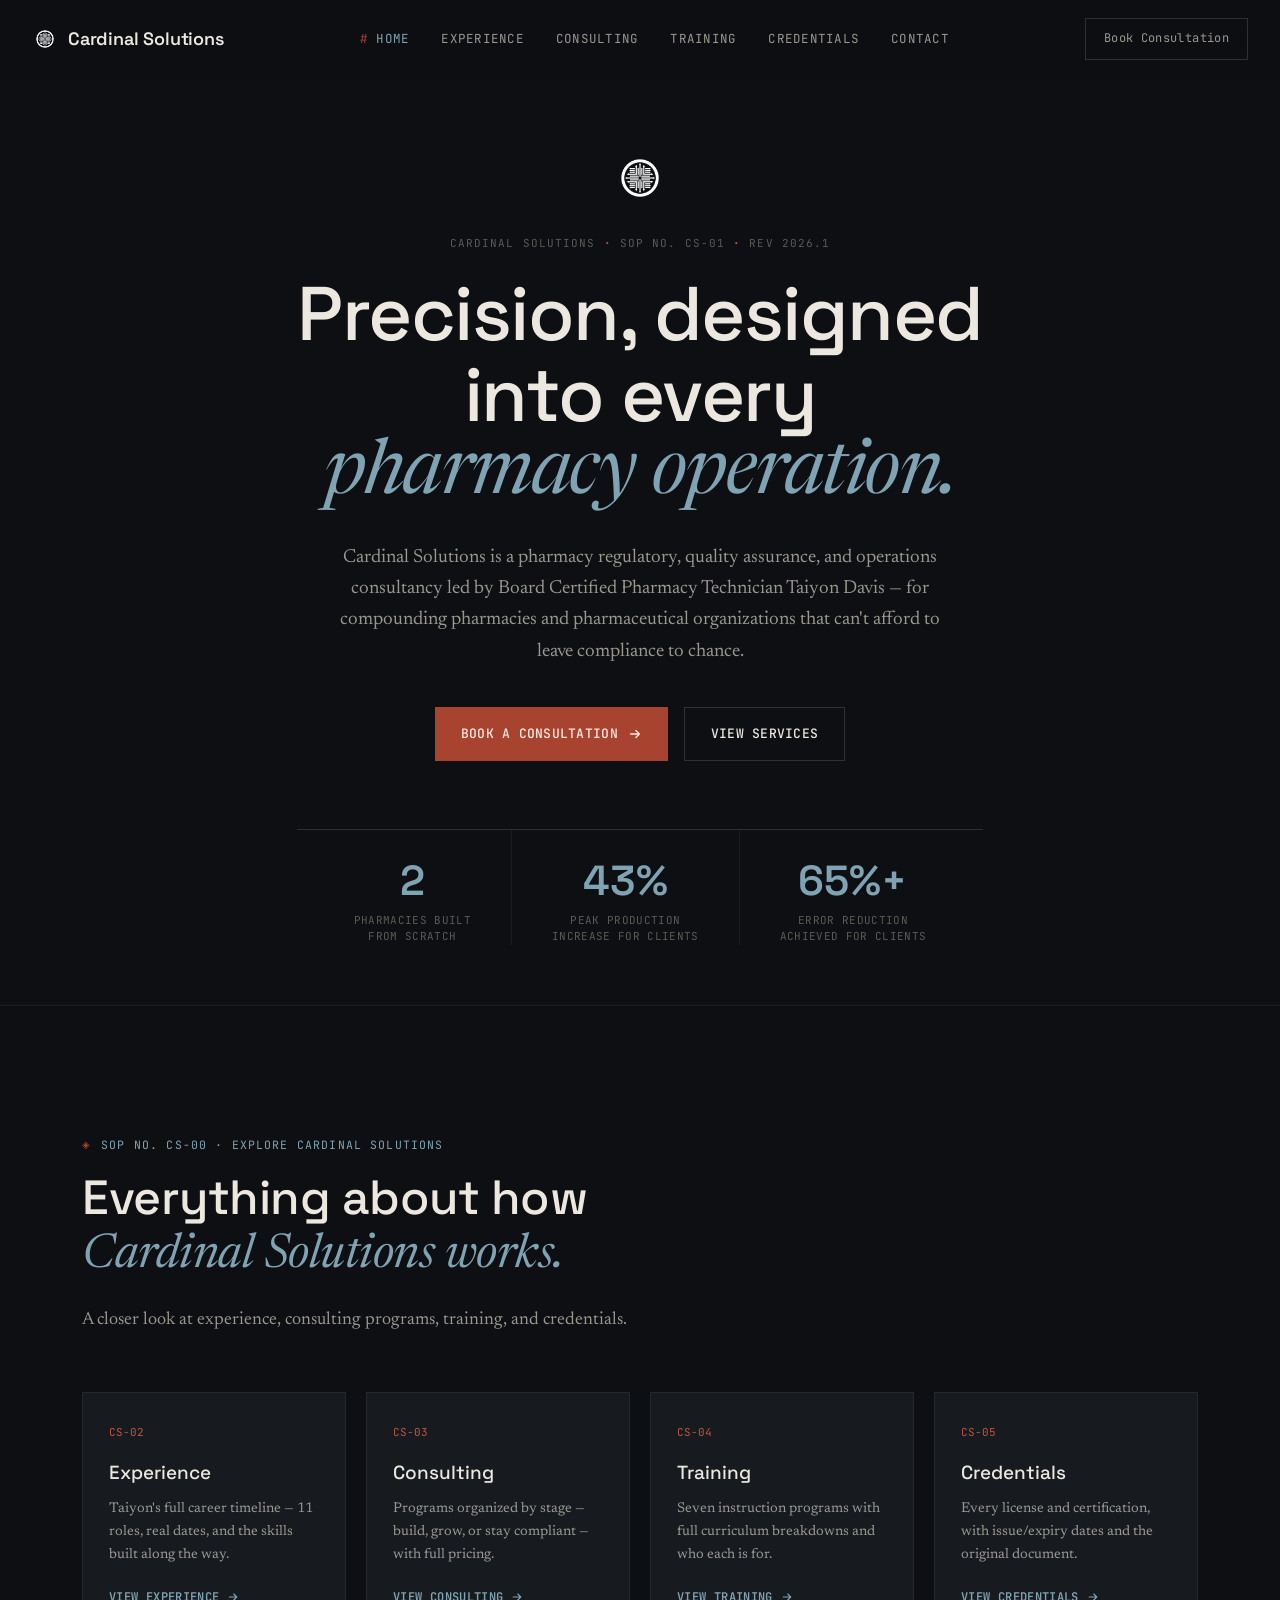
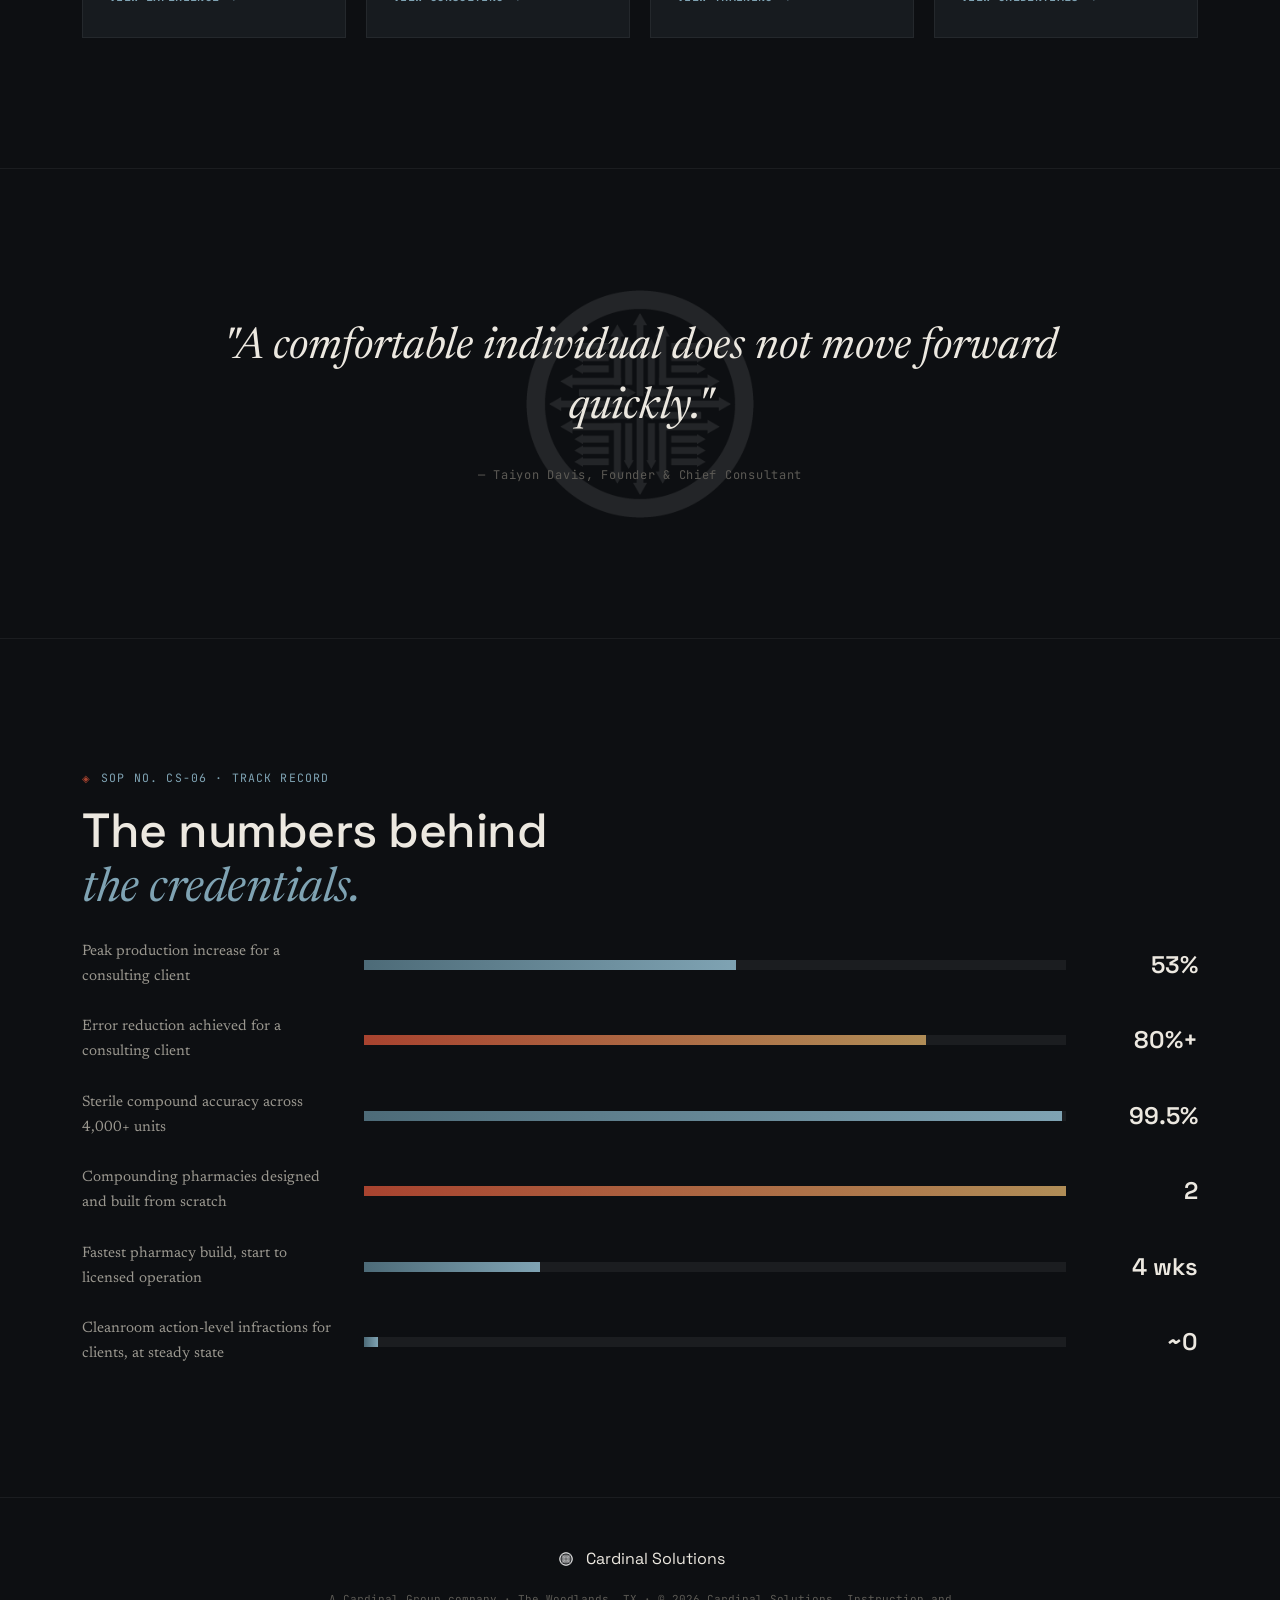
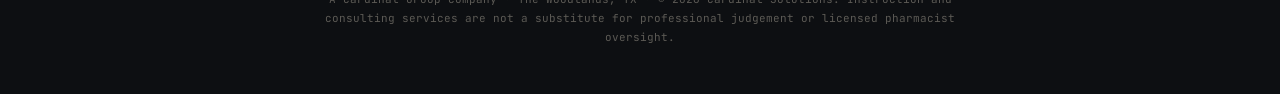
<file: index.html>
<!DOCTYPE html>
<html lang="en">
<head>
<meta charset="UTF-8">
<meta name="viewport" content="width=device-width, initial-scale=1.0">
<title>Pharmacy Regulatory, Quality & Operations Consulting — Cardinal Solutions</title>
<meta name="description" content="Cardinal Solutions provides regulatory compliance, quality assurance, and operations consulting for compounding pharmacies, led by Board Certified Pharmacy Technician Taiyon Davis.">
<link rel="icon" href="assets/brand/logo.png">
<link rel="preconnect" href="https://fonts.googleapis.com">
<link rel="preconnect" href="https://fonts.gstatic.com" crossorigin>
<link href="https://fonts.googleapis.com/css2?family=Space+Grotesk:wght@400;500;600;700&family=Newsreader:ital,wght@0,400;0,500;1,400;1,500&family=JetBrains+Mono:wght@400;500;600&display=swap" rel="stylesheet">
<link rel="stylesheet" href="styles.css">
</head>
<body>
<div style="position:fixed;top:0;left:0;width:100%;height:2px;z-index:1000;"><div id="progressFill" style="height:100%;width:0%;background:linear-gradient(90deg,var(--redline),var(--gold));transition:width .1s linear;"></div></div>
<header class="nav" id="nav">
  <a href="index.html" class="nav-brand">
    <img src="assets/brand/logo.png" alt="Cardinal Solutions" class="nav-logo">
    <span>Cardinal Solutions</span>
  </a>
  <nav class="nav-links" id="navLinks">
    <a href="index.html" data-nav class="active">Home</a>
    <a href="experience.html" data-nav>Experience</a>
    <a href="consulting.html" data-nav>Consulting</a>
    <a href="training.html" data-nav>Training</a>
    <a href="credentials.html" data-nav>Credentials</a>
    <a href="contact.html" data-nav>Contact</a>
  </nav>
  <a href="contact.html" class="nav-cta">Book Consultation</a>
  <button class="nav-toggle" id="navToggle" aria-label="Toggle menu"><span></span><span></span><span></span></button>
</header>

<section class="hero" id="top">
  <div class="hero-inner">
    <img src="assets/brand/logo.png" alt="Cardinal Solutions" class="hero-logo reveal">
    <p class="hero-dwgnum reveal">Cardinal Solutions <b>·</b> SOP No. CS&#8209;01 <b>·</b> Rev 2026.1</p>
    <h1 class="hero-title">
      <span class="line reveal">Precision, designed</span>
      <span class="line reveal">into every</span>
      <span class="line reveal hero-accent">pharmacy operation.</span>
    </h1>
    <p class="hero-sub reveal">
      Cardinal Solutions is a pharmacy regulatory, quality assurance, and operations
      consultancy led by Board Certified Pharmacy Technician Taiyon Davis — for
      compounding pharmacies and pharmaceutical organizations that can't afford to
      leave compliance to chance.
    </p>
    <div class="hero-actions reveal">
      <a href="contact.html" class="btn btn-primary"><span>Book a Consultation</span>
        <svg width="14" height="14" viewBox="0 0 16 16" fill="none"><path d="M3 8h10M9 4l4 4-4 4" stroke="currentColor" stroke-width="1.5" stroke-linecap="round" stroke-linejoin="round"/></svg>
      </a>
      <a href="consulting.html" class="btn btn-ghost">View Services</a>
    </div>
    <div class="hero-stats reveal">
      <div class="hero-stat"><span class="stat-num" data-count="2">0</span><span class="stat-label">Pharmacies built<br>from scratch</span></div>
      <div class="hero-stat"><span class="stat-num" data-count="53" data-suffix="%">0</span><span class="stat-label">Peak production<br>increase for clients</span></div>
      <div class="hero-stat"><span class="stat-num" data-count="80" data-suffix="%+">0</span><span class="stat-label">Error reduction<br>achieved for clients</span></div>
    </div>
  </div>
</section>

<section class="section" id="explore">
  <div class="section-inner">
    <p class="eyebrow reveal">SOP No. CS&#8209;00 · Explore Cardinal Solutions</p>
    <h2 class="section-title reveal">Everything about how<br><em>Cardinal Solutions works.</em></h2>
    <p class="section-lede reveal">A closer look at experience, consulting programs, training, and credentials.</p>
    <div class="teaser-grid">
      <div class="teaser-card reveal">
        <span class="teaser-num">CS&#8209;02</span>
        <h3>Experience</h3>
        <p>Taiyon's full career timeline — 11 roles, real dates, and the skills built along the way.</p>
        <a href="experience.html" class="link-arrow">View experience <svg width="12" height="12" viewBox="0 0 16 16" fill="none"><path d="M3 8h10M9 4l4 4-4 4" stroke="currentColor" stroke-width="1.5" stroke-linecap="round" stroke-linejoin="round"/></svg></a>
      </div>
      <div class="teaser-card reveal">
        <span class="teaser-num">CS&#8209;03</span>
        <h3>Consulting</h3>
        <p>Programs organized by stage — build, grow, or stay compliant — with full pricing.</p>
        <a href="consulting.html" class="link-arrow">View consulting <svg width="12" height="12" viewBox="0 0 16 16" fill="none"><path d="M3 8h10M9 4l4 4-4 4" stroke="currentColor" stroke-width="1.5" stroke-linecap="round" stroke-linejoin="round"/></svg></a>
      </div>
      <div class="teaser-card reveal">
        <span class="teaser-num">CS&#8209;04</span>
        <h3>Training</h3>
        <p>Seven instruction programs with full curriculum breakdowns and who each is for.</p>
        <a href="training.html" class="link-arrow">View training <svg width="12" height="12" viewBox="0 0 16 16" fill="none"><path d="M3 8h10M9 4l4 4-4 4" stroke="currentColor" stroke-width="1.5" stroke-linecap="round" stroke-linejoin="round"/></svg></a>
      </div>
      <div class="teaser-card reveal">
        <span class="teaser-num">CS&#8209;05</span>
        <h3>Credentials</h3>
        <p>Every license and certification, with issue/expiry dates and the original document.</p>
        <a href="credentials.html" class="link-arrow">View credentials <svg width="12" height="12" viewBox="0 0 16 16" fill="none"><path d="M3 8h10M9 4l4 4-4 4" stroke="currentColor" stroke-width="1.5" stroke-linecap="round" stroke-linejoin="round"/></svg></a>
      </div>
    </div>
  </div>
</section>

<section class="quote-break">
  <img class="quote-break-watermark" src="assets/brand/logo.png" alt="">
  <blockquote class="reveal">"A comfortable individual does not move forward quickly."</blockquote>
  <cite class="reveal">— Taiyon Davis, Founder &amp; Chief Consultant</cite>
</section>

<section class="section results" id="results">
  <div class="section-inner">
    <p class="eyebrow reveal">SOP No. CS&#8209;06 · Track Record</p>
    <h2 class="section-title reveal">The numbers behind<br><em>the credentials.</em></h2>
    <div class="chart" id="resultsChart"></div>
  </div>
</section>
<footer class="footer">
  <div class="footer-inner">
    <div class="footer-brand"><img src="assets/brand/logo.png" alt="Cardinal Solutions"><span>Cardinal Solutions</span></div>
    <p class="footer-note">A Cardinal Group company · The Woodlands, TX · © 2026 Cardinal Solutions. Instruction and consulting services are not a substitute for professional judgement or licensed pharmacist oversight.</p>
  </div>
</footer>
<script src="script.js"></script>
</body>
</html>
</file>
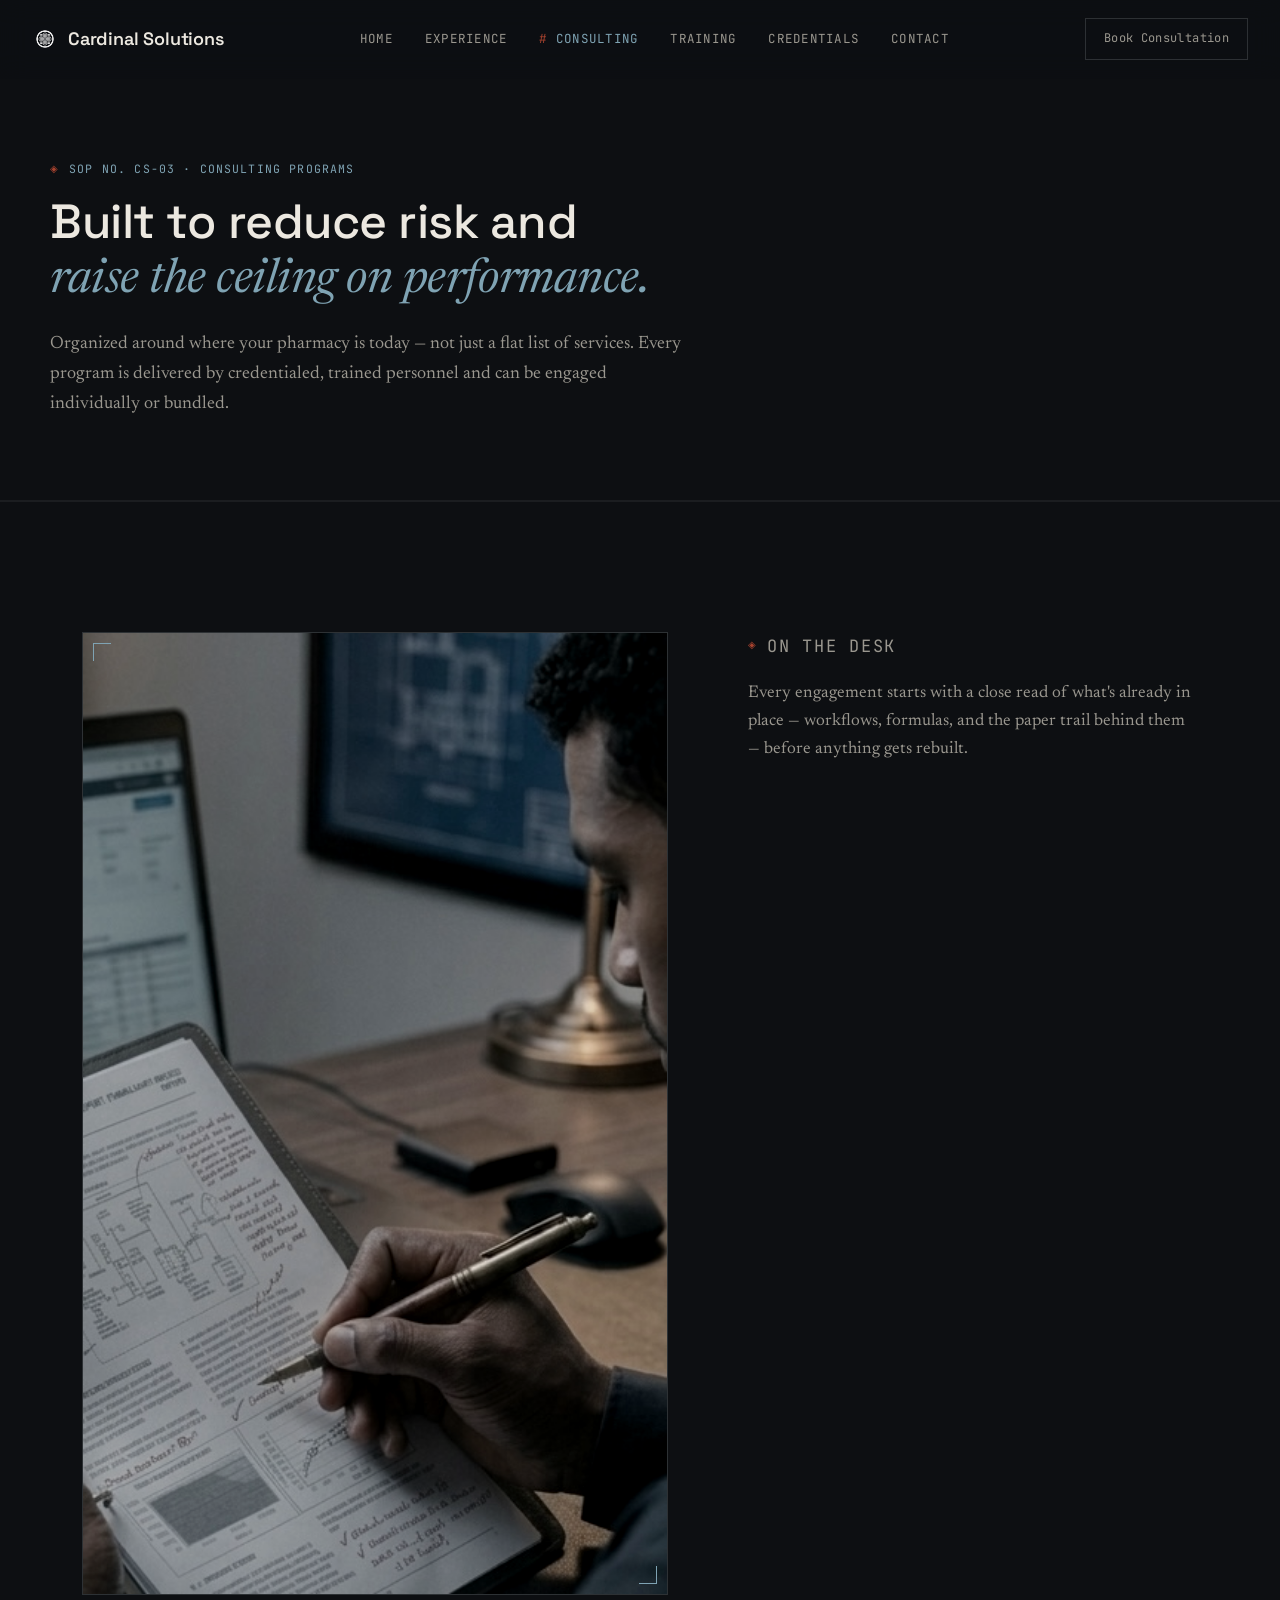
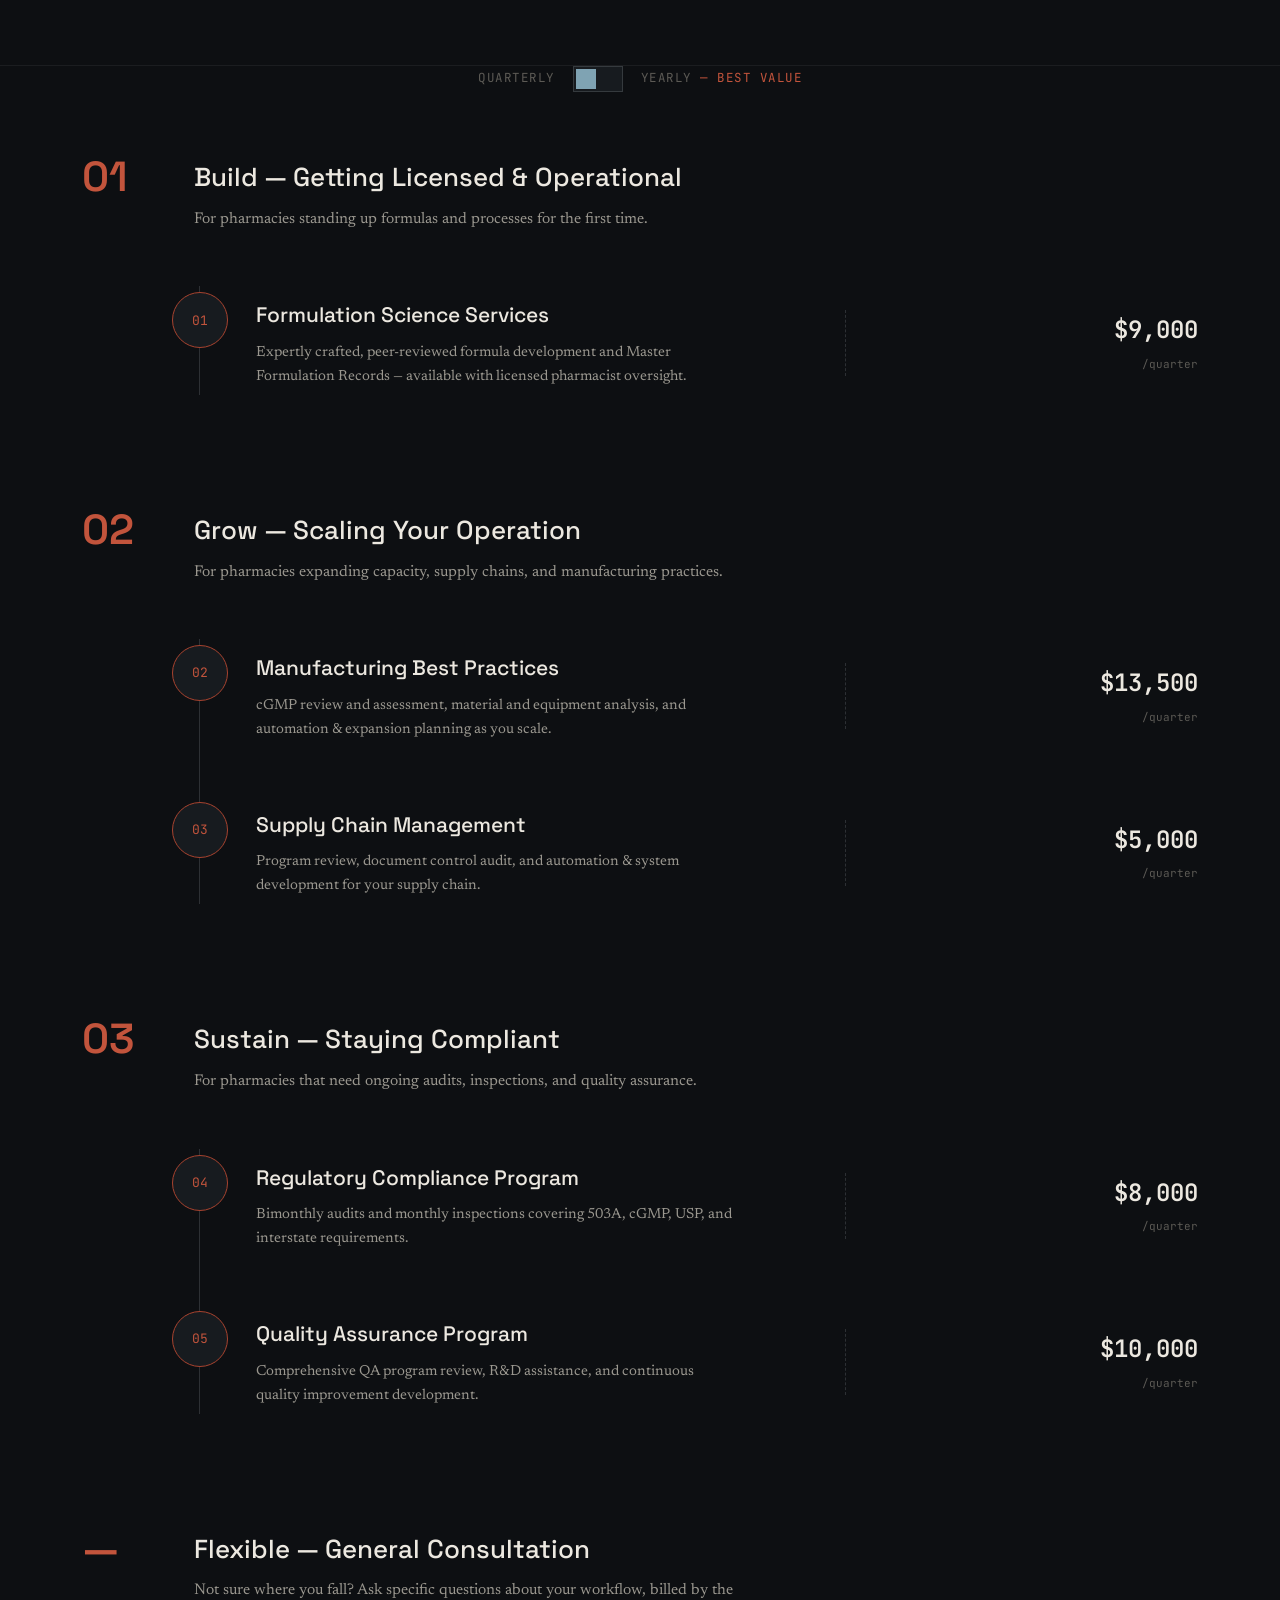
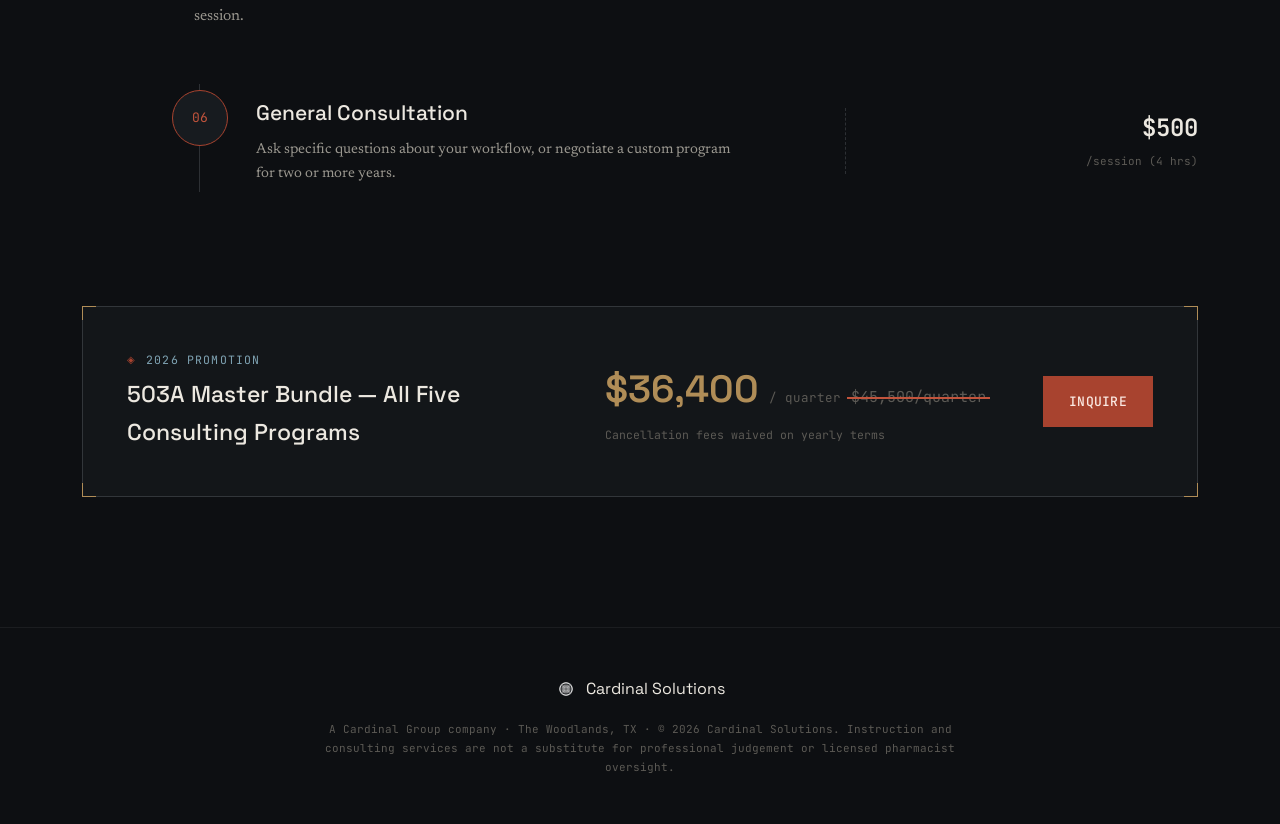
<file: consulting.html>
<!DOCTYPE html>
<html lang="en">
<head>
<meta charset="UTF-8">
<meta name="viewport" content="width=device-width, initial-scale=1.0">
<title>Consulting — Cardinal Solutions</title>
<meta name="description" content="Regulatory compliance, quality assurance, and operations consulting programs for pharmacies at every stage.">
<link rel="icon" href="assets/brand/logo.png">
<link rel="preconnect" href="https://fonts.googleapis.com">
<link rel="preconnect" href="https://fonts.gstatic.com" crossorigin>
<link href="https://fonts.googleapis.com/css2?family=Space+Grotesk:wght@400;500;600;700&family=Newsreader:ital,wght@0,400;0,500;1,400;1,500&family=JetBrains+Mono:wght@400;500;600&display=swap" rel="stylesheet">
<link rel="stylesheet" href="styles.css">
</head>
<body>
<div style="position:fixed;top:0;left:0;width:100%;height:2px;z-index:1000;"><div id="progressFill" style="height:100%;width:0%;background:linear-gradient(90deg,var(--redline),var(--gold));transition:width .1s linear;"></div></div>
<header class="nav" id="nav">
  <a href="index.html" class="nav-brand">
    <img src="assets/brand/logo.png" alt="Cardinal Solutions" class="nav-logo">
    <span>Cardinal Solutions</span>
  </a>
  <nav class="nav-links" id="navLinks">
    <a href="index.html" data-nav>Home</a>
    <a href="experience.html" data-nav>Experience</a>
    <a href="consulting.html" data-nav class="active">Consulting</a>
    <a href="training.html" data-nav>Training</a>
    <a href="credentials.html" data-nav>Credentials</a>
    <a href="contact.html" data-nav>Contact</a>
  </nav>
  <a href="contact.html" class="nav-cta">Book Consultation</a>
  <button class="nav-toggle" id="navToggle" aria-label="Toggle menu"><span></span><span></span><span></span></button>
</header>

<section class="page-hero">
  <div class="page-hero-inner">
    <p class="eyebrow reveal">SOP No. CS-03 · Consulting Programs</p>
    <h1 class="section-title reveal">Built to reduce risk and<br><em>raise the ceiling on performance.</em></h1>
    <p class="section-lede reveal">Organized around where your pharmacy is today — not just a flat list of services. Every program is delivered by credentialed, trained personnel and can be engaged individually or bundled.</p>
  </div>
</section>

<section class="section" style="padding-bottom:70px;">
  <div class="section-inner about-grid">
    <div class="reveal">
      <div class="photo-portrait">
        <span class="corner-tl"></span><span class="corner-br"></span>
        <img src="assets/images/consulting-review.jpg" alt="Reviewing pharmacy operations documentation">
      </div>
    </div>
    <div class="about-copy reveal">
      <p class="eyebrow">On the desk</p>
      <p>Every engagement starts with a close read of what's already in place — workflows, formulas, and the paper trail behind them — before anything gets rebuilt.</p>
    </div>
  </div>
</section>
<section class="section" style="padding-top:0;">
  <div class="section-inner">
    <div class="pricing-toggle reveal">
      <span class="toggle-label" data-period-label="quarterly">Quarterly</span>
      <button class="toggle-switch" id="periodToggle" role="switch" aria-checked="false" aria-label="Toggle between quarterly and yearly pricing"><span class="toggle-knob"></span></button>
      <span class="toggle-label" data-period-label="yearly">Yearly <em>— best value</em></span>
    </div>
    
    <div class="stage-group">
      <div class="stage-head reveal">
        <span class="stage-num">01</span>
        <div><h3>Build — Getting Licensed &amp; Operational</h3><p>For pharmacies standing up formulas and processes for the first time.</p></div>
      </div>
      <div class="stage-flow flow" id="stageFlow1"></div>
    </div>
    <div class="stage-group">
      <div class="stage-head reveal">
        <span class="stage-num">02</span>
        <div><h3>Grow — Scaling Your Operation</h3><p>For pharmacies expanding capacity, supply chains, and manufacturing practices.</p></div>
      </div>
      <div class="stage-flow flow" id="stageFlow2"></div>
    </div>
    <div class="stage-group">
      <div class="stage-head reveal">
        <span class="stage-num">03</span>
        <div><h3>Sustain — Staying Compliant</h3><p>For pharmacies that need ongoing audits, inspections, and quality assurance.</p></div>
      </div>
      <div class="stage-flow flow" id="stageFlow3"></div>
    </div>
    <div class="stage-group">
      <div class="stage-head reveal">
        <span class="stage-num">—</span>
        <div><h3>Flexible — General Consultation</h3><p>Not sure where you fall? Ask specific questions about your workflow, billed by the session.</p></div>
      </div>
      <div class="stage-flow flow" id="flexFlow"></div>
    </div>

    <div class="bundle-card reveal">
      <span class="corner-tl"></span><span class="corner-tr"></span><span class="corner-bl"></span><span class="corner-br"></span>
      <div class="bundle-head"><p class="eyebrow" style="margin-bottom:6px">2026 Promotion</p><h3>503A Master Bundle — All Five Consulting Programs</h3></div>
      <div class="bundle-prices">
        <div class="bundle-price" data-period="quarterly"><span class="bundle-price-num">$36,400</span><span class="bundle-price-unit">/ quarter</span><span class="bundle-price-was">$45,500/quarter<span class="strike"></span></span></div>
        <div class="bundle-price" data-period="yearly" style="display:none"><span class="bundle-price-num">$122,590</span><span class="bundle-price-unit">/ year</span><span class="bundle-price-was">$149,500/year<span class="strike"></span></span></div>
        <p class="bundle-price-note">Cancellation fees waived on yearly terms</p>
      </div>
      <a href="contact.html" class="btn btn-primary">Inquire</a>
    </div>
  </div>
</section>
<footer class="footer">
  <div class="footer-inner">
    <div class="footer-brand"><img src="assets/brand/logo.png" alt="Cardinal Solutions"><span>Cardinal Solutions</span></div>
    <p class="footer-note">A Cardinal Group company · The Woodlands, TX · © 2026 Cardinal Solutions. Instruction and consulting services are not a substitute for professional judgement or licensed pharmacist oversight.</p>
  </div>
</footer>
<script src="script.js"></script>
</body>
</html>
</file>
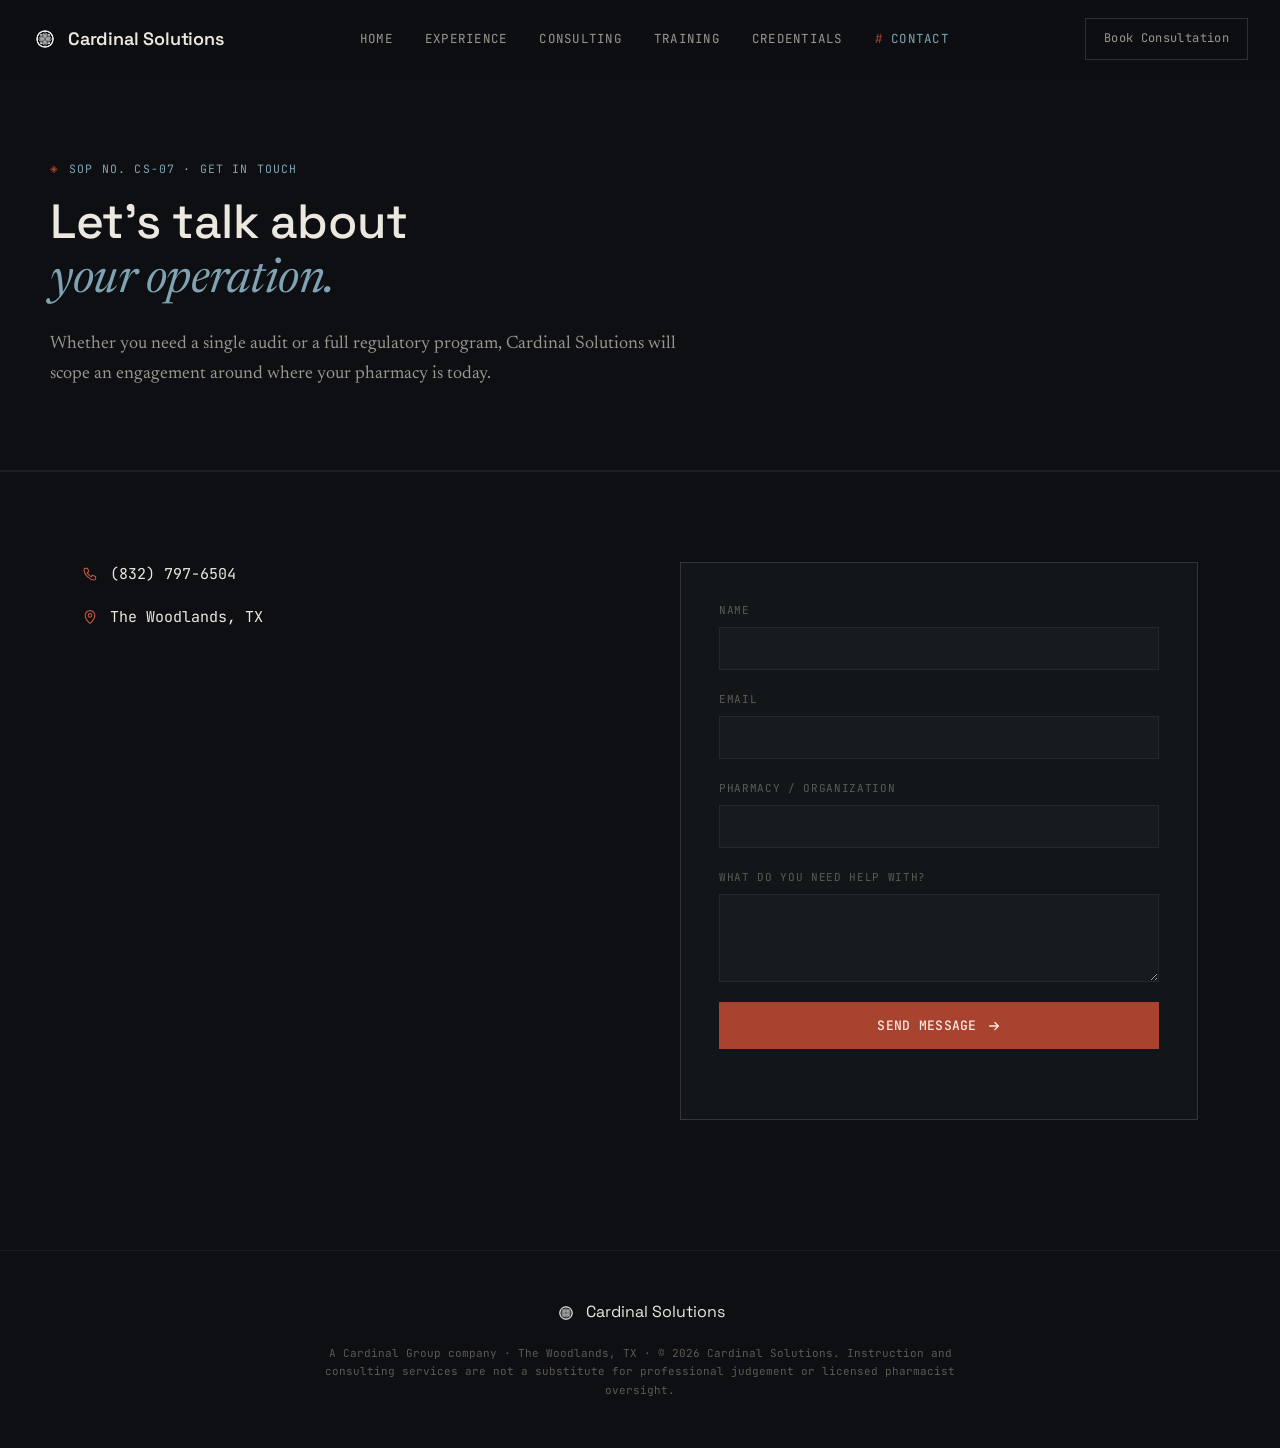
<file: contact.html>
<!DOCTYPE html>
<html lang="en">
<head>
<meta charset="UTF-8">
<meta name="viewport" content="width=device-width, initial-scale=1.0">
<title>Contact — Cardinal Solutions</title>
<meta name="description" content="Get in touch with Cardinal Solutions to discuss a regulatory compliance, quality assurance, or operations consulting engagement.">
<link rel="icon" href="assets/brand/logo.png">
<link rel="preconnect" href="https://fonts.googleapis.com">
<link rel="preconnect" href="https://fonts.gstatic.com" crossorigin>
<link href="https://fonts.googleapis.com/css2?family=Space+Grotesk:wght@400;500;600;700&family=Newsreader:ital,wght@0,400;0,500;1,400;1,500&family=JetBrains+Mono:wght@400;500;600&display=swap" rel="stylesheet">
<link rel="stylesheet" href="styles.css">
</head>
<body>
<div style="position:fixed;top:0;left:0;width:100%;height:2px;z-index:1000;"><div id="progressFill" style="height:100%;width:0%;background:linear-gradient(90deg,var(--redline),var(--gold));transition:width .1s linear;"></div></div>
<header class="nav" id="nav">
  <a href="index.html" class="nav-brand">
    <img src="assets/brand/logo.png" alt="Cardinal Solutions" class="nav-logo">
    <span>Cardinal Solutions</span>
  </a>
  <nav class="nav-links" id="navLinks">
    <a href="index.html" data-nav>Home</a>
    <a href="experience.html" data-nav>Experience</a>
    <a href="consulting.html" data-nav>Consulting</a>
    <a href="training.html" data-nav>Training</a>
    <a href="credentials.html" data-nav>Credentials</a>
    <a href="contact.html" data-nav class="active">Contact</a>
  </nav>
  <a href="contact.html" class="nav-cta">Book Consultation</a>
  <button class="nav-toggle" id="navToggle" aria-label="Toggle menu"><span></span><span></span><span></span></button>
</header>

<section class="page-hero">
  <div class="page-hero-inner">
    <p class="eyebrow reveal">SOP No. CS-07 · Get in Touch</p>
    <h1 class="section-title reveal">Let's talk about<br><em>your operation.</em></h1>
    <p class="section-lede reveal">Whether you need a single audit or a full regulatory program, Cardinal Solutions will scope an engagement around where your pharmacy is today.</p>
  </div>
</section>

<section class="section" style="padding-top:90px;">
  <div class="section-inner contact-grid">
    <div class="contact-copy">
      <div class="contact-details reveal">
        <a href="tel:+18327976504" class="contact-line">
          <svg width="16" height="16" viewBox="0 0 20 20" fill="none"><path d="M4 3h3l1.5 4L6.5 8.5a11 11 0 0 0 5 5L13 11.5l4 1.5v3c0 1-1 1.5-2 1.5C9.5 17.5 2.5 10.5 2.5 5c0-1 .5-2 1.5-2Z" stroke="currentColor" stroke-width="1.4" stroke-linejoin="round"/></svg>
          (832) 797-6504
        </a>
        <div class="contact-line">
          <svg width="16" height="16" viewBox="0 0 20 20" fill="none"><path d="M10 18s6-5.5 6-10a6 6 0 1 0-12 0c0 4.5 6 10 6 10Z" stroke="currentColor" stroke-width="1.4"/><circle cx="10" cy="8" r="2.2" stroke="currentColor" stroke-width="1.4"/></svg>
          The Woodlands, TX
        </div>
      </div>
    </div>
    <form class="contact-form reveal" id="contactForm">
      <div class="form-row"><label for="fName">Name</label><input type="text" id="fName" name="name" required></div>
      <div class="form-row"><label for="fEmail">Email</label><input type="email" id="fEmail" name="email" required></div>
      <div class="form-row"><label for="fOrg">Pharmacy / Organization</label><input type="text" id="fOrg" name="org"></div>
      <div class="form-row"><label for="fMsg">What do you need help with?</label><textarea id="fMsg" name="message" rows="4" required></textarea></div>
      <button type="submit" class="btn btn-primary btn-block"><span>Send Message</span>
        <svg width="14" height="14" viewBox="0 0 16 16" fill="none"><path d="M3 8h10M9 4l4 4-4 4" stroke="currentColor" stroke-width="1.5" stroke-linecap="round" stroke-linejoin="round"/></svg>
      </button>
      <p class="form-note" id="formNote"></p>
    </form>
  </div>
</section>
<footer class="footer">
  <div class="footer-inner">
    <div class="footer-brand"><img src="assets/brand/logo.png" alt="Cardinal Solutions"><span>Cardinal Solutions</span></div>
    <p class="footer-note">A Cardinal Group company · The Woodlands, TX · © 2026 Cardinal Solutions. Instruction and consulting services are not a substitute for professional judgement or licensed pharmacist oversight.</p>
  </div>
</footer>
<script src="script.js"></script>
</body>
</html>
</file>
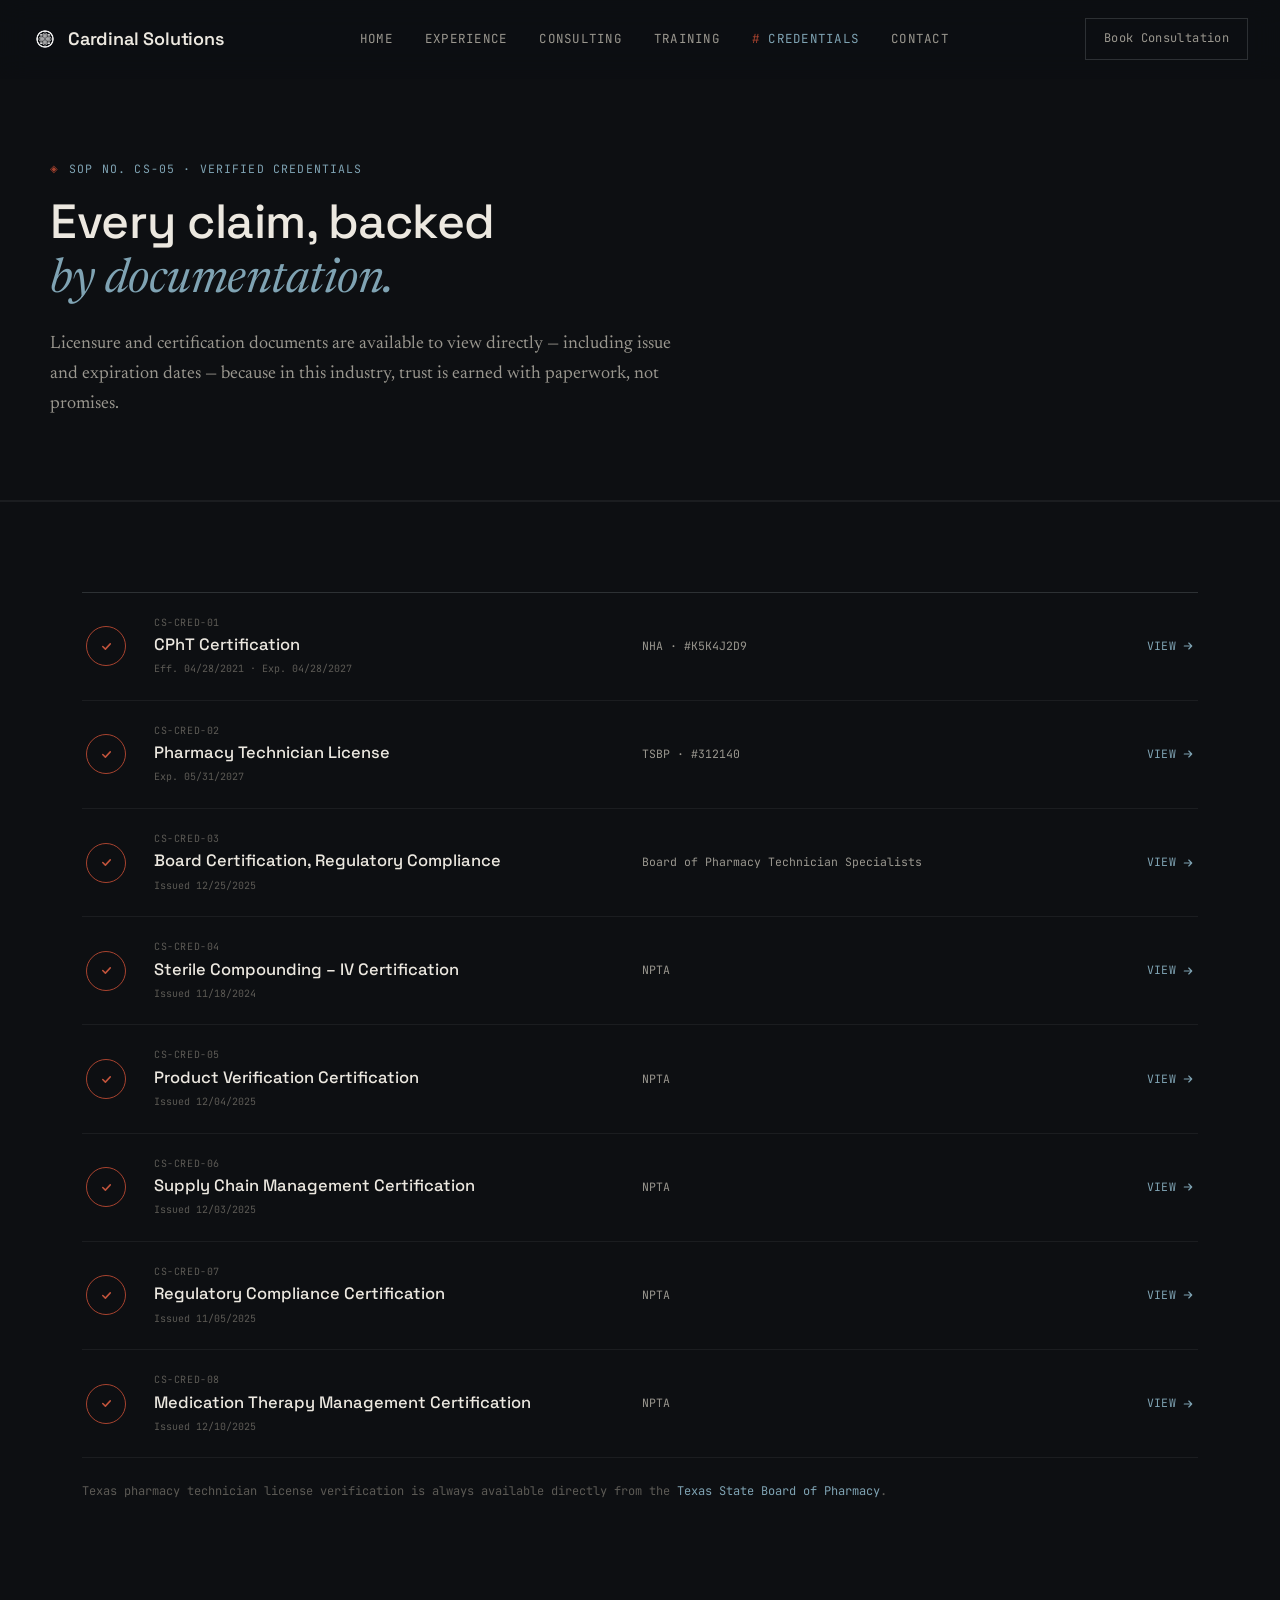
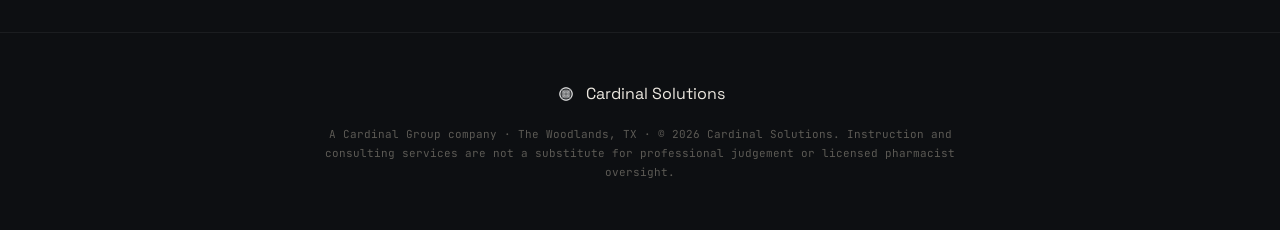
<file: credentials.html>
<!DOCTYPE html>
<html lang="en">
<head>
<meta charset="UTF-8">
<meta name="viewport" content="width=device-width, initial-scale=1.0">
<title>Credentials — Cardinal Solutions</title>
<meta name="description" content="Taiyon Davis's full licensure and certification record, with source documents available to view.">
<link rel="icon" href="assets/brand/logo.png">
<link rel="preconnect" href="https://fonts.googleapis.com">
<link rel="preconnect" href="https://fonts.gstatic.com" crossorigin>
<link href="https://fonts.googleapis.com/css2?family=Space+Grotesk:wght@400;500;600;700&family=Newsreader:ital,wght@0,400;0,500;1,400;1,500&family=JetBrains+Mono:wght@400;500;600&display=swap" rel="stylesheet">
<link rel="stylesheet" href="styles.css">
</head>
<body>
<div style="position:fixed;top:0;left:0;width:100%;height:2px;z-index:1000;"><div id="progressFill" style="height:100%;width:0%;background:linear-gradient(90deg,var(--redline),var(--gold));transition:width .1s linear;"></div></div>
<header class="nav" id="nav">
  <a href="index.html" class="nav-brand">
    <img src="assets/brand/logo.png" alt="Cardinal Solutions" class="nav-logo">
    <span>Cardinal Solutions</span>
  </a>
  <nav class="nav-links" id="navLinks">
    <a href="index.html" data-nav>Home</a>
    <a href="experience.html" data-nav>Experience</a>
    <a href="consulting.html" data-nav>Consulting</a>
    <a href="training.html" data-nav>Training</a>
    <a href="credentials.html" data-nav class="active">Credentials</a>
    <a href="contact.html" data-nav>Contact</a>
  </nav>
  <a href="contact.html" class="nav-cta">Book Consultation</a>
  <button class="nav-toggle" id="navToggle" aria-label="Toggle menu"><span></span><span></span><span></span></button>
</header>

<section class="page-hero">
  <div class="page-hero-inner">
    <p class="eyebrow reveal">SOP No. CS-05 · Verified Credentials</p>
    <h1 class="section-title reveal">Every claim, backed<br><em>by documentation.</em></h1>
    <p class="section-lede reveal">Licensure and certification documents are available to view directly — including issue and expiration dates — because in this industry, trust is earned with paperwork, not promises.</p>
  </div>
</section>

<section class="section" style="padding-top:90px;">
  <div class="section-inner">
    <div class="cred-ledger" id="certWall" data-deep="true"></div>
    <p class="reveal" style="font-family:var(--mono);font-size:12px;color:var(--text-faint);margin-top:24px;">
      Texas pharmacy technician license verification is always available directly from the
      <a href="https://www.pharmacy.texas.gov/" target="_blank" rel="noopener" style="color:var(--blue);">Texas State Board of Pharmacy</a>.
    </p>
  </div>
</section>
<footer class="footer">
  <div class="footer-inner">
    <div class="footer-brand"><img src="assets/brand/logo.png" alt="Cardinal Solutions"><span>Cardinal Solutions</span></div>
    <p class="footer-note">A Cardinal Group company · The Woodlands, TX · © 2026 Cardinal Solutions. Instruction and consulting services are not a substitute for professional judgement or licensed pharmacist oversight.</p>
  </div>
</footer>
<script src="script.js"></script>
</body>
</html>
</file>
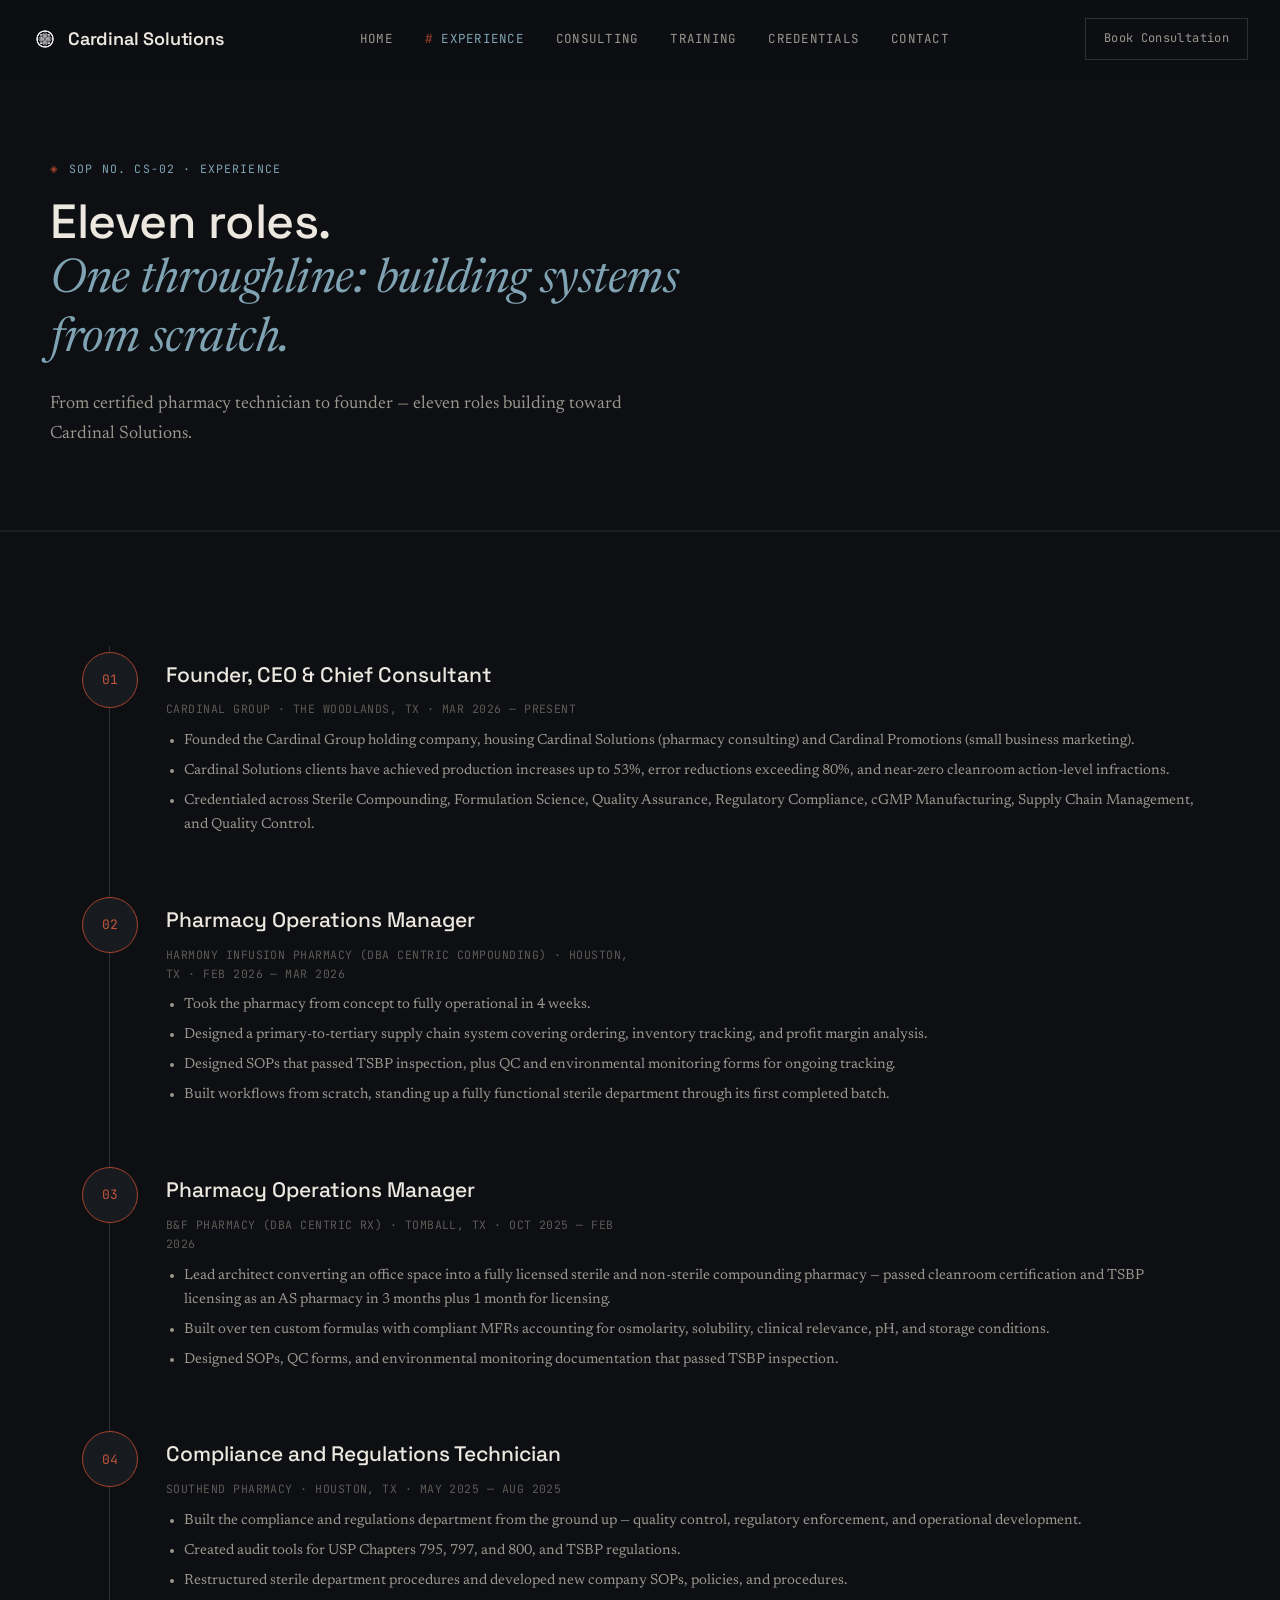
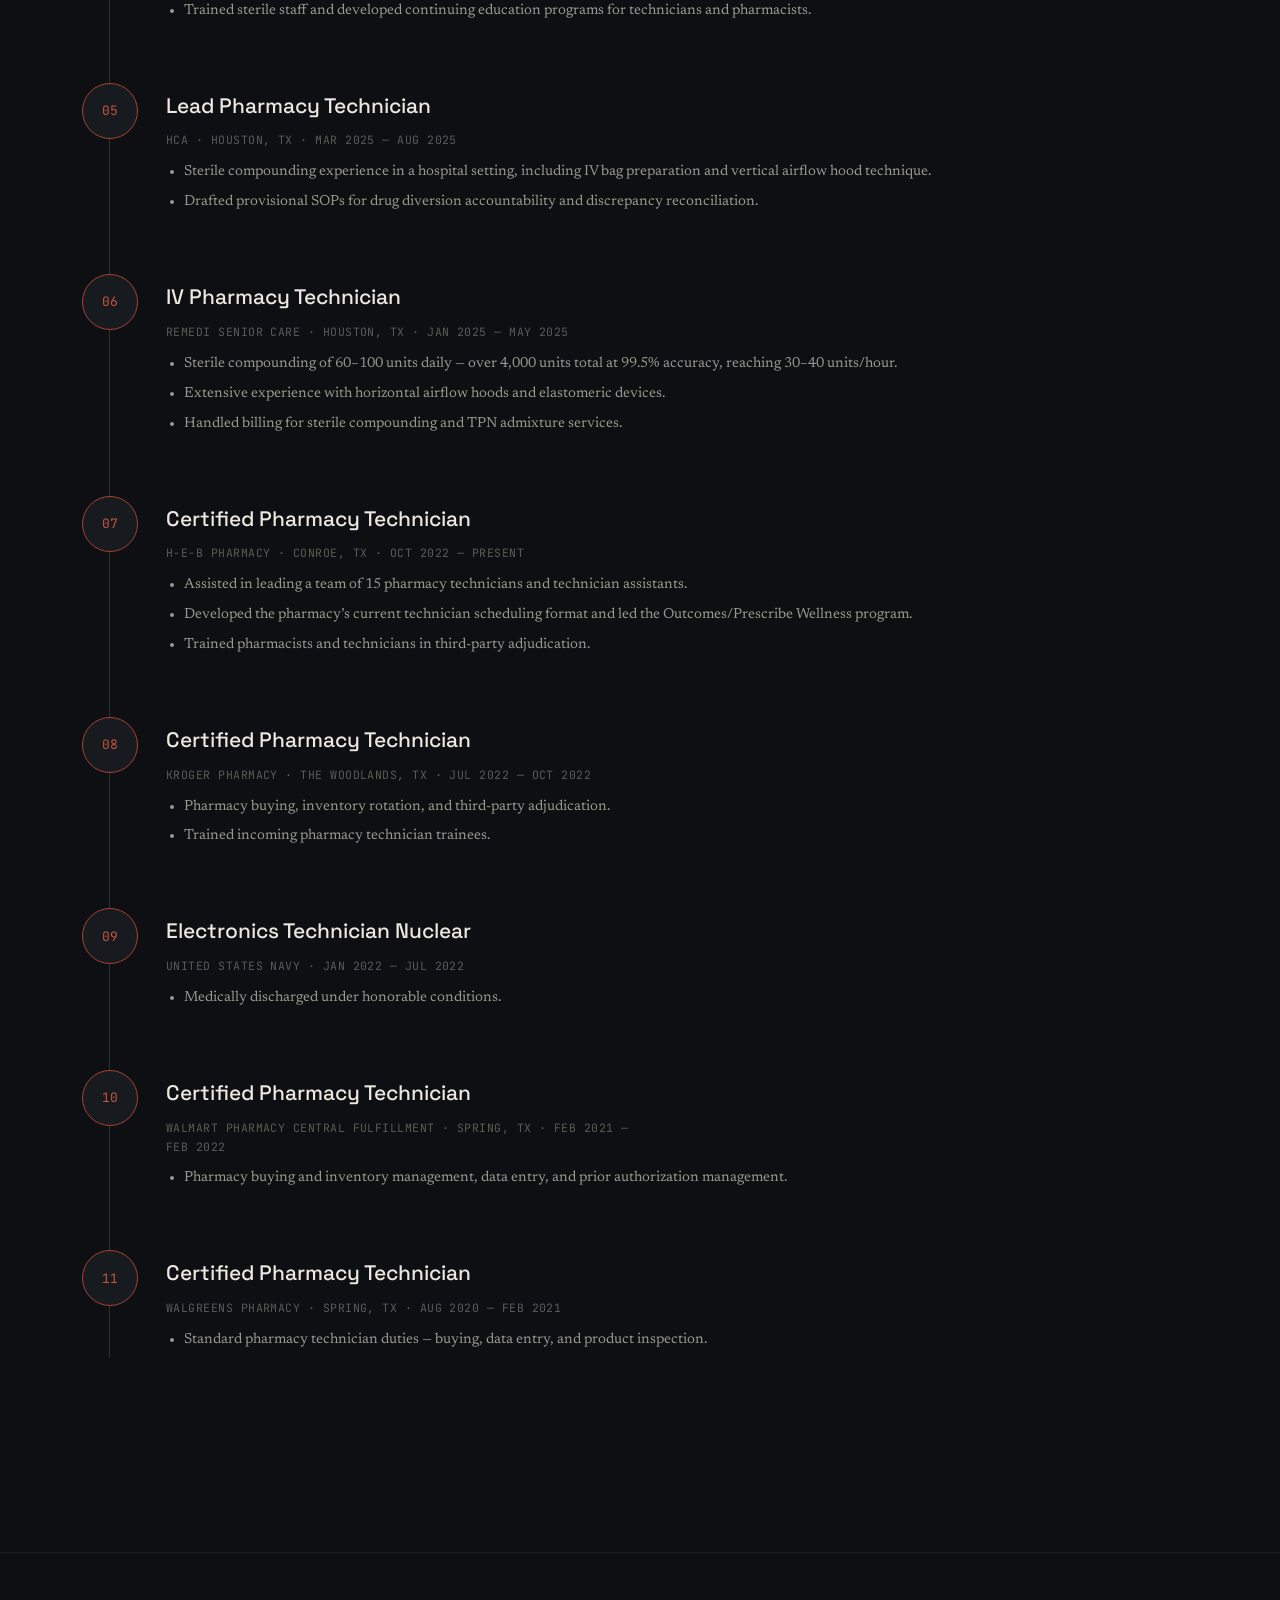
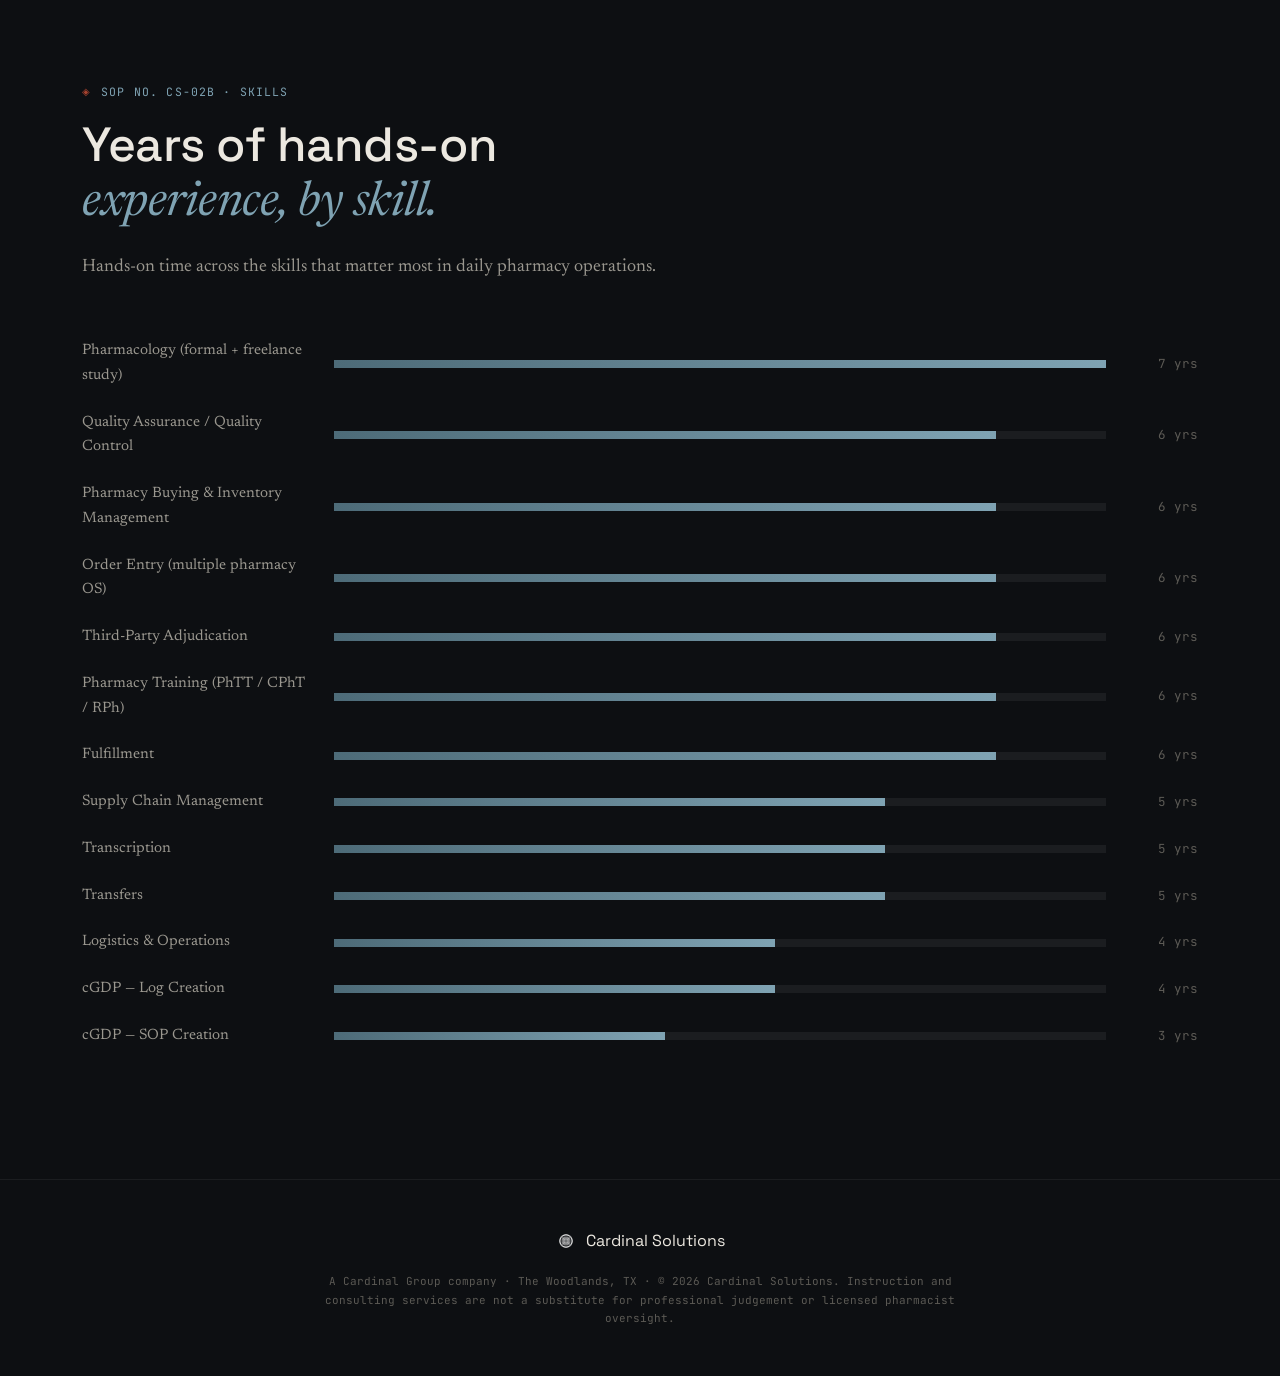
<file: experience.html>
<!DOCTYPE html>
<html lang="en">
<head>
<meta charset="UTF-8">
<meta name="viewport" content="width=device-width, initial-scale=1.0">
<title>Experience — Cardinal Solutions</title>
<meta name="description" content="Taiyon Davis's full career history in pharmacy operations, compliance, and sterile compounding.">
<link rel="icon" href="assets/brand/logo.png">
<link rel="preconnect" href="https://fonts.googleapis.com">
<link rel="preconnect" href="https://fonts.gstatic.com" crossorigin>
<link href="https://fonts.googleapis.com/css2?family=Space+Grotesk:wght@400;500;600;700&family=Newsreader:ital,wght@0,400;0,500;1,400;1,500&family=JetBrains+Mono:wght@400;500;600&display=swap" rel="stylesheet">
<link rel="stylesheet" href="styles.css">
</head>
<body>
<div style="position:fixed;top:0;left:0;width:100%;height:2px;z-index:1000;"><div id="progressFill" style="height:100%;width:0%;background:linear-gradient(90deg,var(--redline),var(--gold));transition:width .1s linear;"></div></div>
<header class="nav" id="nav">
  <a href="index.html" class="nav-brand">
    <img src="assets/brand/logo.png" alt="Cardinal Solutions" class="nav-logo">
    <span>Cardinal Solutions</span>
  </a>
  <nav class="nav-links" id="navLinks">
    <a href="index.html" data-nav>Home</a>
    <a href="experience.html" data-nav class="active">Experience</a>
    <a href="consulting.html" data-nav>Consulting</a>
    <a href="training.html" data-nav>Training</a>
    <a href="credentials.html" data-nav>Credentials</a>
    <a href="contact.html" data-nav>Contact</a>
  </nav>
  <a href="contact.html" class="nav-cta">Book Consultation</a>
  <button class="nav-toggle" id="navToggle" aria-label="Toggle menu"><span></span><span></span><span></span></button>
</header>

<section class="page-hero">
  <div class="page-hero-inner">
    <p class="eyebrow reveal">SOP No. CS-02 · Experience</p>
    <h1 class="section-title reveal">Eleven roles.<br><em>One throughline: building systems from scratch.</em></h1>
    <p class="section-lede reveal">From certified pharmacy technician to founder — eleven roles building toward Cardinal Solutions.</p>
  </div>
</section>

<section class="section" style="padding-top:90px;">
  <div class="section-inner">
    <div class="flow" id="experienceTimeline"></div>
  </div>
</section>

<section class="section" style="border-top:1px solid var(--line);">
  <div class="section-inner">
    <p class="eyebrow reveal">SOP No. CS&#8209;02b · Skills</p>
    <h2 class="section-title reveal">Years of hands-on<br><em>experience, by skill.</em></h2>
    <p class="section-lede reveal">Hands-on time across the skills that matter most in daily pharmacy operations.</p>
    <div class="skills-list" id="skillsList"></div>
  </div>
</section>
<footer class="footer">
  <div class="footer-inner">
    <div class="footer-brand"><img src="assets/brand/logo.png" alt="Cardinal Solutions"><span>Cardinal Solutions</span></div>
    <p class="footer-note">A Cardinal Group company · The Woodlands, TX · © 2026 Cardinal Solutions. Instruction and consulting services are not a substitute for professional judgement or licensed pharmacist oversight.</p>
  </div>
</footer>
<script src="script.js"></script>
</body>
</html>
</file>
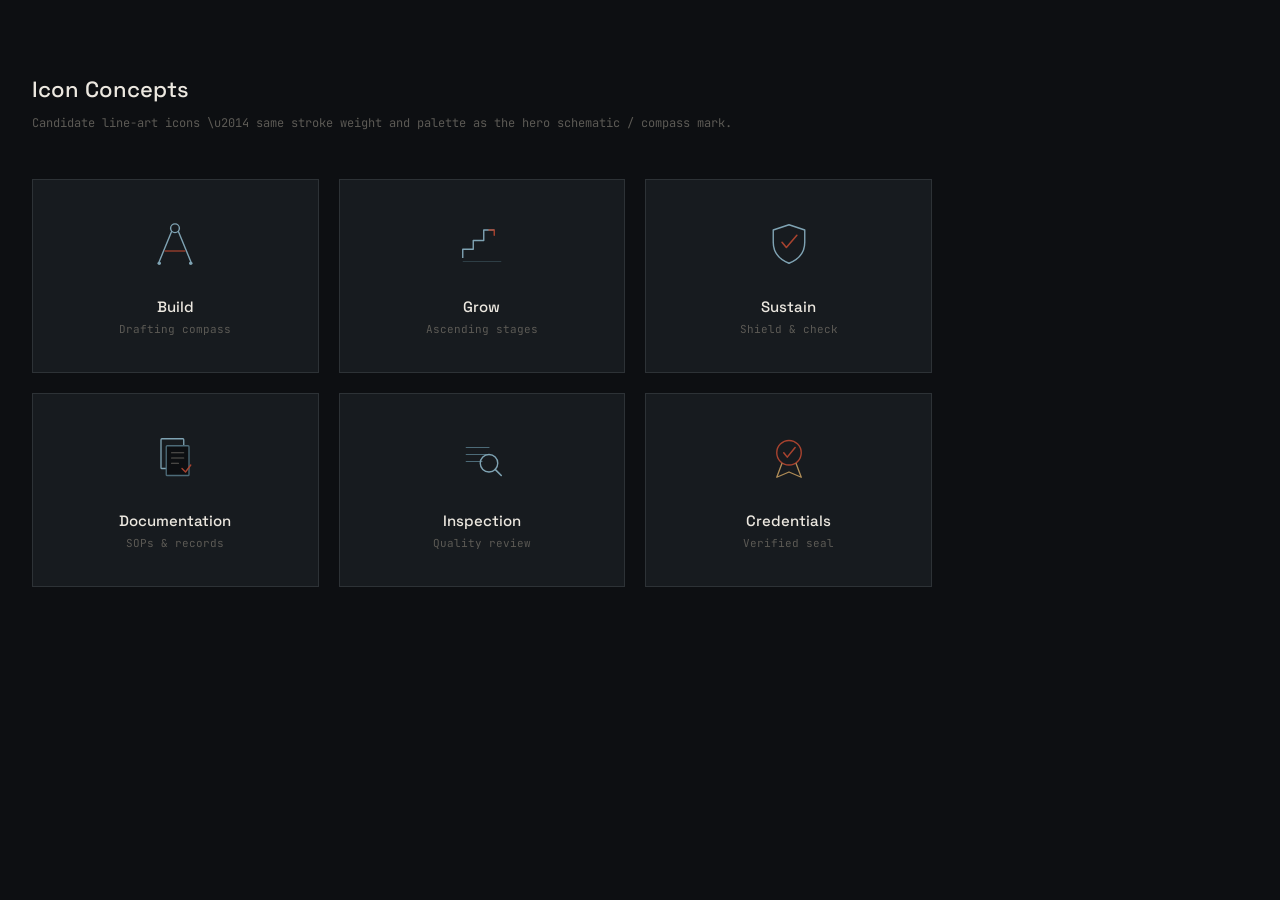
<file: icon_preview.html>
<!DOCTYPE html>
<html lang="en">
<head>
<meta charset="UTF-8">
<meta name="viewport" content="width=device-width, initial-scale=1.0">
<title>Icon Concepts — Cardinal Solutions</title>
<link href="https://fonts.googleapis.com/css2?family=Space+Grotesk:wght@400;500;600&family=JetBrains+Mono:wght@400;500&display=swap" rel="stylesheet">
<style>
  :root {
    --bg: #0d0f12; --card: #171b1f; --line: rgba(160,170,175,0.16);
    --text: #ece8e0; --text-faint: #5c5a55; --blue: #7fa3b3; --blue-dim: #4d6b78; --redline: #a8432f; --gold: #b08d57;
    --display: 'Space Grotesk', sans-serif; --mono: 'JetBrains Mono', monospace;
  }
  * { box-sizing: border-box; }
  body { background: var(--bg); color: var(--text); font-family: var(--display); margin: 0; padding: 60px 32px; }
  h1 { font-size: 22px; font-weight: 500; margin-bottom: 8px; }
  p.sub { font-family: var(--mono); font-size: 12px; color: var(--text-faint); margin-bottom: 48px; }
  .grid { display: grid; grid-template-columns: repeat(3, 1fr); gap: 20px; max-width: 900px; }
  .card { background: var(--card); border: 1px solid var(--line); padding: 36px 24px; text-align: center; }
  .card svg { width: 56px; height: 56px; }
  .card h3 { font-size: 15px; font-weight: 500; margin: 20px 0 6px; }
  .card p { font-family: var(--mono); font-size: 11px; color: var(--text-faint); margin: 0; }
</style>
</head>
<body>
<h1>Icon Concepts</h1>
<p class="sub">Candidate line-art icons \u2014 same stroke weight and palette as the hero schematic / compass mark.</p>
<div class="grid">

  <div class="card">
    <svg viewBox="0 0 64 64" fill="none">
      <circle cx="32" cy="14" r="5" stroke="var(--blue)" stroke-width="1.6"/>
      <path d="M28 18 L14 52 M36 18 L50 52" stroke="var(--blue)" stroke-width="1.6" stroke-linecap="round"/>
      <path d="M20 40 L44 40" stroke="var(--redline)" stroke-width="1.4"/>
      <circle cx="14" cy="54" r="2" fill="var(--blue)"/>
      <circle cx="50" cy="54" r="2" fill="var(--blue)"/>
    </svg>
    <h3>Build</h3>
    <p>Drafting compass</p>
  </div>

  <div class="card">
    <svg viewBox="0 0 64 64" fill="none">
      <path d="M10 48 L10 38 L22 38 L22 28 L34 28 L34 16 L46 16" stroke="var(--blue)" stroke-width="1.6" stroke-linejoin="round"/>
      <path d="M40 16 L46 16 L46 22" stroke="var(--redline)" stroke-width="1.6" stroke-linecap="round" stroke-linejoin="round"/>
      <path d="M10 52 L54 52" stroke="var(--blue-dim)" stroke-width="1" opacity="0.5"/>
    </svg>
    <h3>Grow</h3>
    <p>Ascending stages</p>
  </div>

  <div class="card">
    <svg viewBox="0 0 64 64" fill="none">
      <path d="M32 10 L50 16 V30 C50 42 42 50 32 54 C22 50 14 42 14 30 V16 Z" stroke="var(--blue)" stroke-width="1.6" stroke-linejoin="round"/>
      <path d="M24 30 L29 36 L41 22" stroke="var(--redline)" stroke-width="1.8" stroke-linecap="round" stroke-linejoin="round"/>
    </svg>
    <h3>Sustain</h3>
    <p>Shield &amp; check</p>
  </div>

  <div class="card">
    <svg viewBox="0 0 64 64" fill="none">
      <rect x="16" y="10" width="26" height="34" rx="1" stroke="var(--blue)" stroke-width="1.5"/>
      <rect x="22" y="18" width="26" height="34" rx="1" stroke="var(--blue-dim)" stroke-width="1.5" fill="var(--bg)"/>
      <path d="M28 26 H42 M28 32 H42 M28 38 H36" stroke="var(--text-faint)" stroke-width="1.2" stroke-linecap="round"/>
      <path d="M40 44 L44 48 L50 40" stroke="var(--redline)" stroke-width="1.6" stroke-linecap="round" stroke-linejoin="round"/>
    </svg>
    <h3>Documentation</h3>
    <p>SOPs &amp; records</p>
  </div>

  <div class="card">
    <svg viewBox="0 0 64 64" fill="none">
      <path d="M14 20 H40 M14 28 H40 M14 36 H32" stroke="var(--blue-dim)" stroke-width="1.4" stroke-linecap="round"/>
      <circle cx="40" cy="38" r="10" stroke="var(--blue)" stroke-width="1.6"/>
      <path d="M47 45 L54 52" stroke="var(--blue)" stroke-width="1.8" stroke-linecap="round"/>
    </svg>
    <h3>Inspection</h3>
    <p>Quality review</p>
  </div>

  <div class="card">
    <svg viewBox="0 0 64 64" fill="none">
      <circle cx="32" cy="26" r="14" stroke="var(--redline)" stroke-width="1.6"/>
      <path d="M26 26 L30 31 L39 20" stroke="var(--redline)" stroke-width="1.8" stroke-linecap="round" stroke-linejoin="round"/>
      <path d="M24 38 L18 54 L32 48 L46 54 L40 38" stroke="var(--gold)" stroke-width="1.5" stroke-linejoin="round"/>
    </svg>
    <h3>Credentials</h3>
    <p>Verified seal</p>
  </div>

</div>
</body>
</html>
</file>
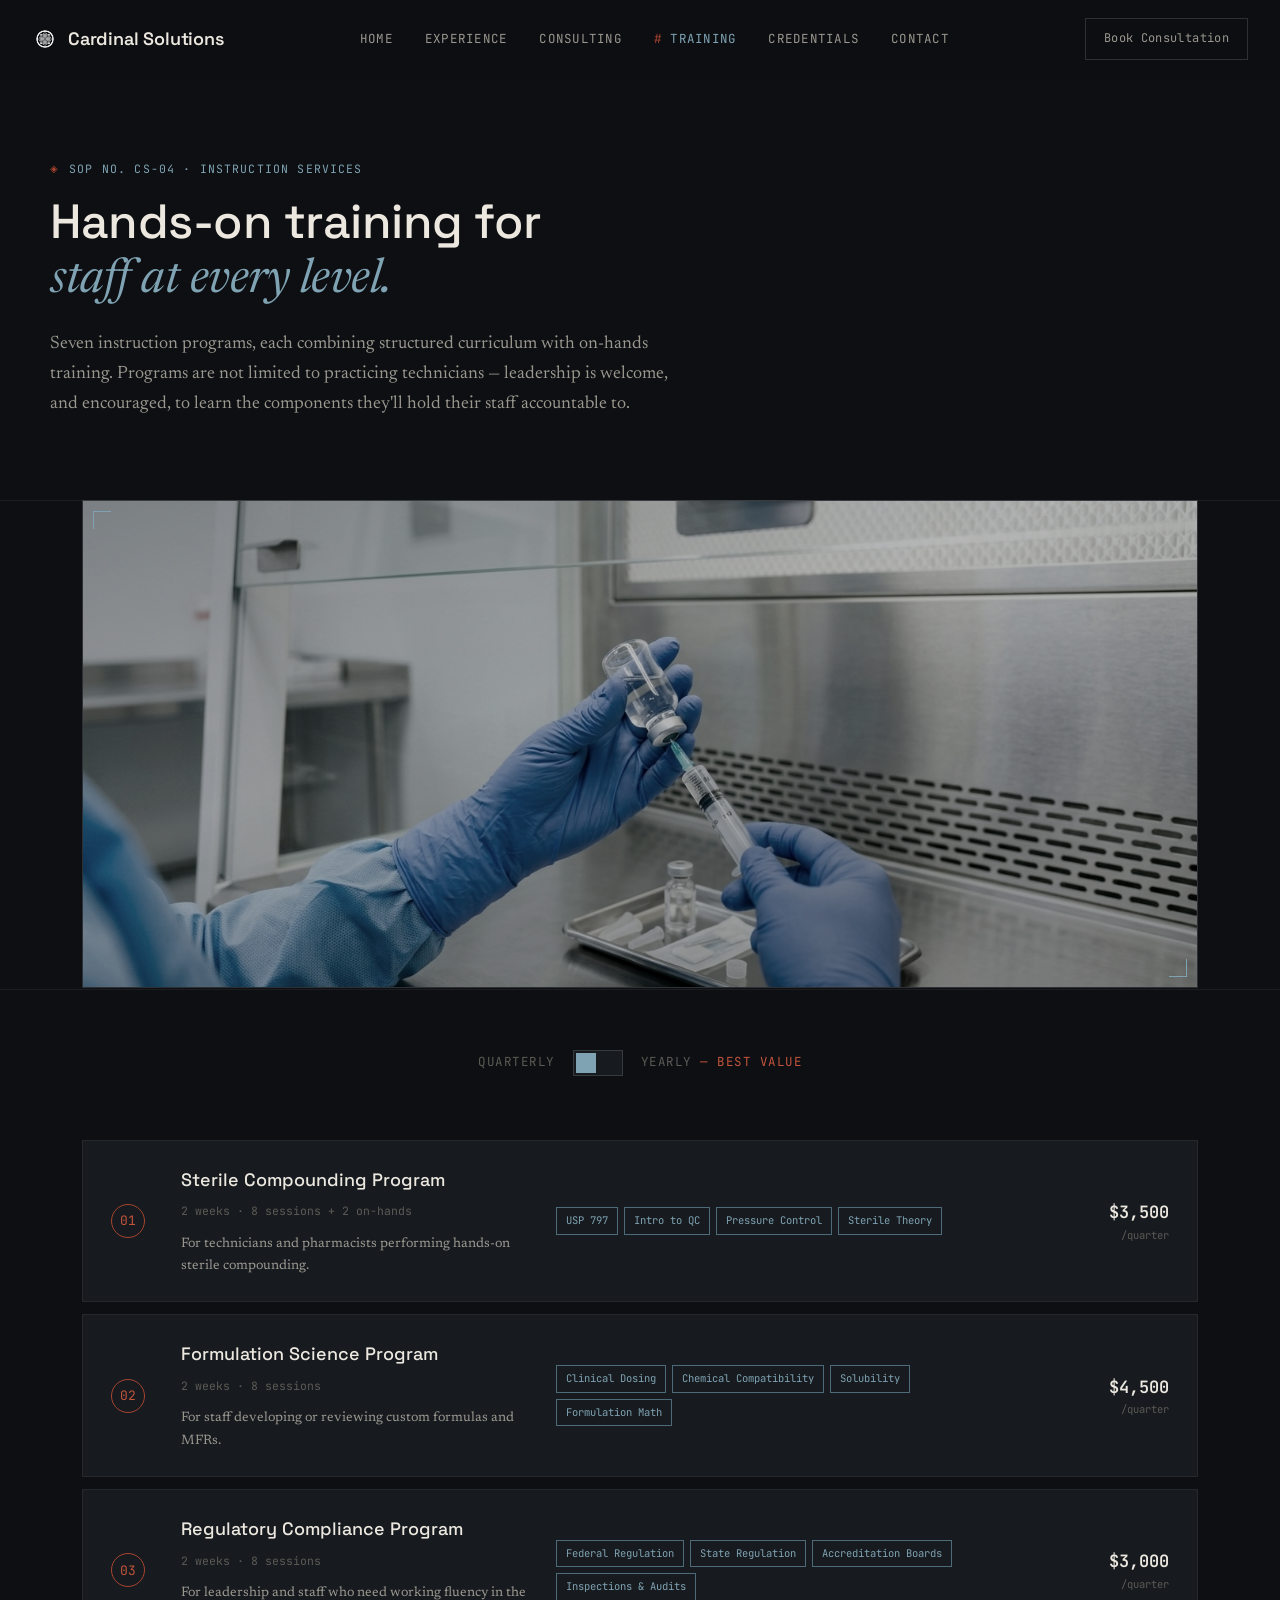
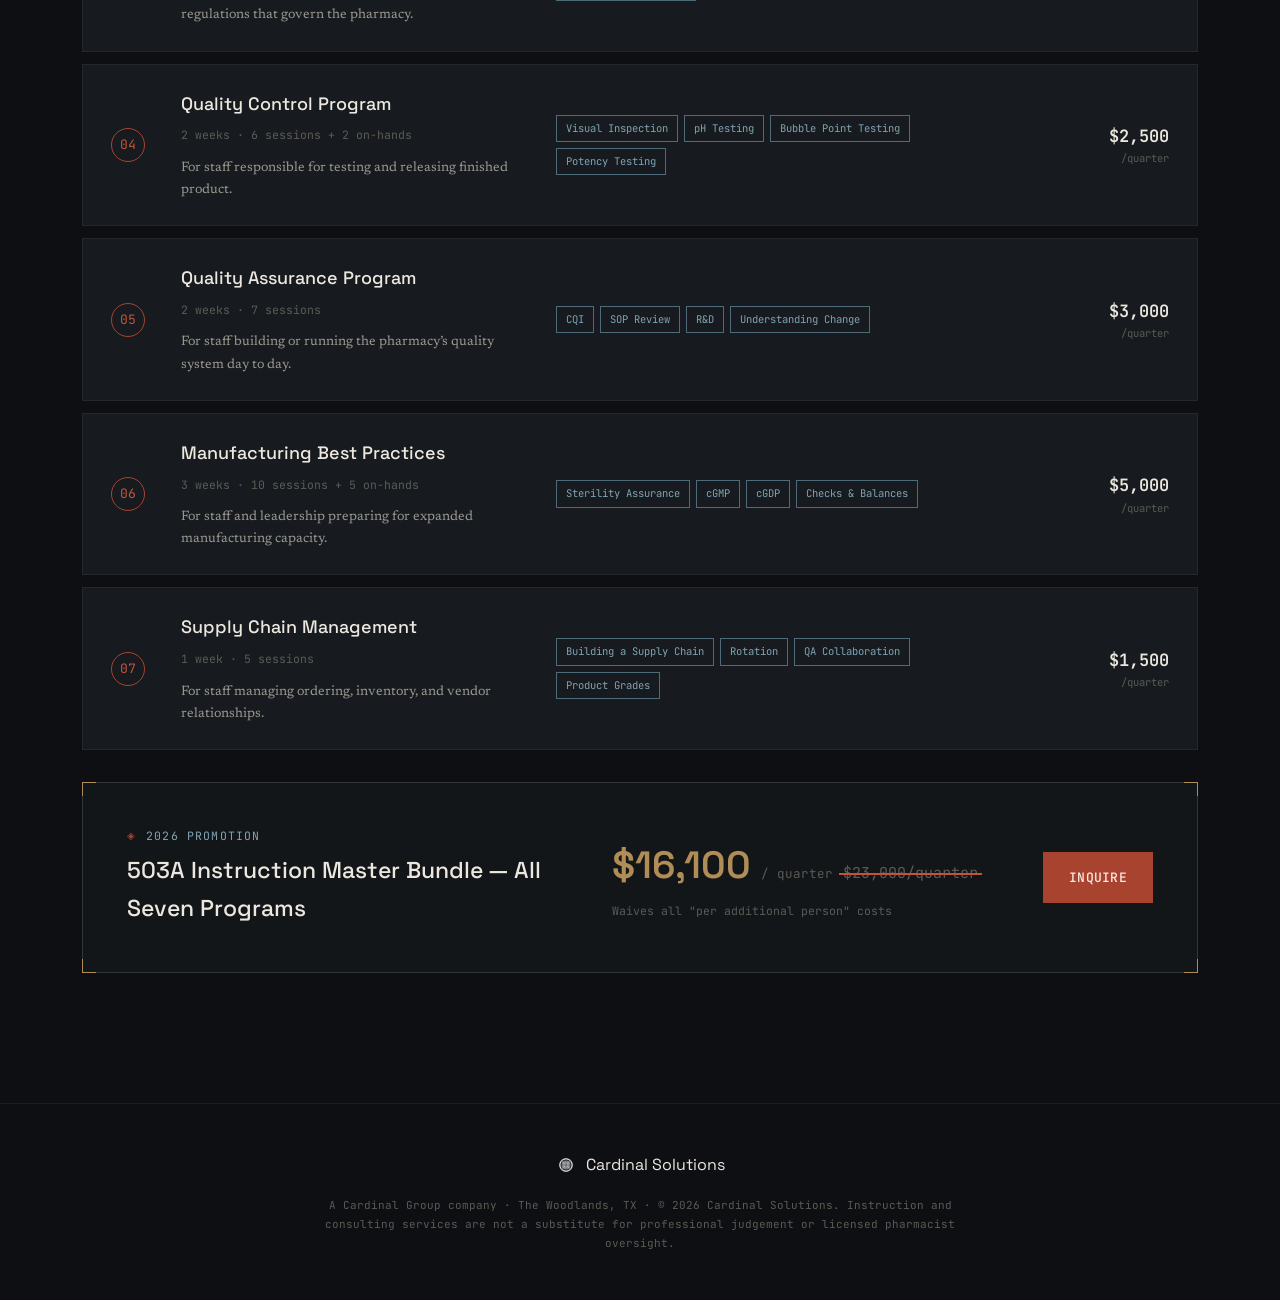
<file: training.html>
<!DOCTYPE html>
<html lang="en">
<head>
<meta charset="UTF-8">
<meta name="viewport" content="width=device-width, initial-scale=1.0">
<title>Training — Cardinal Solutions</title>
<meta name="description" content="Seven hands-on instruction programs for pharmacy staff, from sterile compounding to supply chain management.">
<link rel="icon" href="assets/brand/logo.png">
<link rel="preconnect" href="https://fonts.googleapis.com">
<link rel="preconnect" href="https://fonts.gstatic.com" crossorigin>
<link href="https://fonts.googleapis.com/css2?family=Space+Grotesk:wght@400;500;600;700&family=Newsreader:ital,wght@0,400;0,500;1,400;1,500&family=JetBrains+Mono:wght@400;500;600&display=swap" rel="stylesheet">
<link rel="stylesheet" href="styles.css">
</head>
<body>
<div style="position:fixed;top:0;left:0;width:100%;height:2px;z-index:1000;"><div id="progressFill" style="height:100%;width:0%;background:linear-gradient(90deg,var(--redline),var(--gold));transition:width .1s linear;"></div></div>
<header class="nav" id="nav">
  <a href="index.html" class="nav-brand">
    <img src="assets/brand/logo.png" alt="Cardinal Solutions" class="nav-logo">
    <span>Cardinal Solutions</span>
  </a>
  <nav class="nav-links" id="navLinks">
    <a href="index.html" data-nav>Home</a>
    <a href="experience.html" data-nav>Experience</a>
    <a href="consulting.html" data-nav>Consulting</a>
    <a href="training.html" data-nav class="active">Training</a>
    <a href="credentials.html" data-nav>Credentials</a>
    <a href="contact.html" data-nav>Contact</a>
  </nav>
  <a href="contact.html" class="nav-cta">Book Consultation</a>
  <button class="nav-toggle" id="navToggle" aria-label="Toggle menu"><span></span><span></span><span></span></button>
</header>

<section class="page-hero">
  <div class="page-hero-inner">
    <p class="eyebrow reveal">SOP No. CS-04 · Instruction Services</p>
    <h1 class="section-title reveal">Hands-on training for<br><em>staff at every level.</em></h1>
    <p class="section-lede reveal">Seven instruction programs, each combining structured curriculum with on-hands training. Programs are not limited to practicing technicians — leadership is welcome, and encouraged, to learn the components they'll hold their staff accountable to.</p>
  </div>
</section>

<div class="photo-section reveal">
  <div class="photo-frame">
    <span class="corner-tl"></span><span class="corner-br"></span>
    <img src="assets/images/sterile-compounding.jpg" alt="Sterile compounding under a laminar flow hood">
  </div>
</div>
<section class="section" style="padding-top:60px;">
  <div class="section-inner">
    <div class="pricing-toggle reveal">
      <span class="toggle-label" data-period-label="quarterly">Quarterly</span>
      <button class="toggle-switch" id="periodToggle" role="switch" aria-checked="false" aria-label="Toggle between quarterly and yearly pricing"><span class="toggle-knob"></span></button>
      <span class="toggle-label" data-period-label="yearly">Yearly <em>— best value</em></span>
    </div>
    <div class="course-list" id="courseList" data-deep="true"></div>
    <div class="bundle-card reveal">
      <span class="corner-tl"></span><span class="corner-tr"></span><span class="corner-bl"></span><span class="corner-br"></span>
      <div class="bundle-head"><p class="eyebrow" style="margin-bottom:6px">2026 Promotion</p><h3>503A Instruction Master Bundle — All Seven Programs</h3></div>
      <div class="bundle-prices">
        <div class="bundle-price" data-period="quarterly"><span class="bundle-price-num">$16,100</span><span class="bundle-price-unit">/ quarter</span><span class="bundle-price-was">$23,000/quarter<span class="strike"></span></span></div>
        <div class="bundle-price" data-period="yearly" style="display:none"><span class="bundle-price-num">$60,000</span><span class="bundle-price-unit">/ year</span><span class="bundle-price-was">$80,500/year<span class="strike"></span></span></div>
        <p class="bundle-price-note">Waives all "per additional person" costs</p>
      </div>
      <a href="contact.html" class="btn btn-primary">Inquire</a>
    </div>
  </div>
</section>
<footer class="footer">
  <div class="footer-inner">
    <div class="footer-brand"><img src="assets/brand/logo.png" alt="Cardinal Solutions"><span>Cardinal Solutions</span></div>
    <p class="footer-note">A Cardinal Group company · The Woodlands, TX · © 2026 Cardinal Solutions. Instruction and consulting services are not a substitute for professional judgement or licensed pharmacist oversight.</p>
  </div>
</footer>
<script src="script.js"></script>
</body>
</html>
</file>
<file: styles.css>
/* ============================================
   CARDINAL SOLUTIONS — BLUEPRINT SYSTEM v2
   Quieter, warmer palette. Diagrams over cards.
   Display: Space Grotesk / Body: Newsreader / Data: JetBrains Mono
   ============================================ */
:root {
  --bg: #0d0f12;
  --bg-deep: #08090b;
  --surface: #131619;
  --card: #171b1f;
  --card-hover: #1c2126;
  --line: rgba(160, 170, 175, 0.09);
  --line-bright: rgba(160, 170, 175, 0.22);
  --grid-line: rgba(160, 170, 175, 0.04);
  --text: #ece8e0;
  --text-dim: #9a978f;
  --text-faint: #5c5a55;
  --blue: #7fa3b3;
  --blue-dim: #4d6b78;
  --redline: #a8432f;
  --redline-bright: #c2543c;
  --gold: #b08d57;

  --display: 'Space Grotesk', 'Arial Narrow', sans-serif;
  --serif: 'Newsreader', Georgia, serif;
  --mono: 'JetBrains Mono', 'Courier New', monospace;

  --container: 1180px;
  --ease: cubic-bezier(0.16, 1, 0.3, 1);
}

* { margin: 0; padding: 0; box-sizing: border-box; }
html { scroll-behavior: smooth; }

@media (prefers-reduced-motion: reduce) {
  html { scroll-behavior: auto; }
  * { animation-duration: 0.01ms !important; animation-iteration-count: 1 !important; transition-duration: 0.01ms !important; }
}

body {
  background: var(--bg);
  color: var(--text);
  font-family: var(--serif);
  font-size: 16px;
  line-height: 1.65;
  overflow-x: hidden;
  -webkit-font-smoothing: antialiased;
}

a { color: inherit; text-decoration: none; }
img { max-width: 100%; display: block; }
button { font-family: inherit; cursor: pointer; background: none; border: none; color: inherit; }
::selection { background: var(--redline); color: var(--text); }

.eyebrow { font-family: var(--mono); font-size: 11.5px; letter-spacing: 0.1em; text-transform: uppercase; color: var(--blue); margin-bottom: 16px; display: flex; align-items: center; gap: 10px; }
.eyebrow::before { content: '◈'; color: var(--redline); font-size: 10px; }

.section-title { font-family: var(--display); font-weight: 500; font-size: clamp(30px, 4vw, 48px); line-height: 1.12; letter-spacing: -0.01em; margin-bottom: 22px; }
.section-title em { font-style: italic; font-family: var(--serif); color: var(--blue); font-weight: 400; }
.section-lede { color: var(--text-dim); font-size: 18px; max-width: 640px; margin-bottom: 56px; font-family: var(--serif); }
.section { padding: 130px 0; position: relative; border-top: 1px solid var(--line); }
.section-inner { max-width: var(--container); margin: 0 auto; padding: 0 32px; }

.reveal { opacity: 0; transform: translateY(24px); transition: opacity 0.8s var(--ease), transform 0.8s var(--ease); }
.reveal.in-view { opacity: 1; transform: translateY(0); }

/* ============ NAV ============ */
.nav { position: fixed; top: 0; left: 0; right: 0; z-index: 500; display: flex; align-items: center; justify-content: space-between; padding: 18px 32px; background: rgba(13,15,18,0.78); backdrop-filter: blur(14px); border-bottom: 1px solid transparent; transition: border-color 0.4s var(--ease), padding 0.4s var(--ease); }
.nav.scrolled { border-bottom-color: var(--line-bright); padding: 12px 32px; }
.nav-brand { display: flex; align-items: center; gap: 10px; font-family: var(--display); font-size: 18px; font-weight: 600; letter-spacing: -0.01em; }
.nav-logo { width: 26px; height: 26px; filter: invert(1); opacity: 0.95; }
.nav-links { display: flex; gap: 4px; font-family: var(--mono); }
.nav-links a { font-size: 12.5px; color: var(--text-dim); padding: 8px 14px; letter-spacing: 0.02em; transition: color 0.25s; position: relative; text-transform: uppercase; }
.nav-links a:hover { color: var(--text); }
.nav-links a.active { color: var(--blue); }
.nav-links a.active::before { content: '# '; color: var(--redline); }
.nav-cta { font-family: var(--mono); font-size: 12px; padding: 10px 18px; border: 1px solid var(--line-bright); color: var(--text-dim); transition: all 0.3s var(--ease); letter-spacing: 0.03em; }
.nav-cta:hover { border-color: var(--blue); color: var(--blue); }
.nav-toggle { display: none; flex-direction: column; gap: 5px; width: 26px; }
.nav-toggle span { display: block; height: 1.5px; background: var(--text); }

/* ============ HERO ============ */
.hero {
  position: relative; min-height: 100vh; display: flex; align-items: center; justify-content: center; padding: 150px 32px 60px; overflow: hidden;
}

.hero-inner { position: relative; z-index: 2; max-width: 880px; text-align: center; }
.hero-logo { width: 56px; height: 56px; margin: 0 auto 28px; filter: invert(1); opacity: 0.9; }
.hero-dwgnum { font-family: var(--mono); font-size: 11px; color: var(--text-faint); letter-spacing: 0.1em; margin-bottom: 22px; text-transform: uppercase; }
.hero-dwgnum b { color: var(--redline-bright); }
.hero-title { font-family: var(--display); font-weight: 500; font-size: clamp(38px, 6.4vw, 76px); line-height: 1.06; letter-spacing: -0.02em; margin-bottom: 26px; }
.hero-title .line { display: block; }
.hero-accent { font-family: var(--serif); font-style: italic; color: var(--blue); font-weight: 400; }
.hero-sub { font-family: var(--serif); font-size: 19px; color: var(--text-dim); max-width: 600px; margin: 0 auto 40px; }
.hero-actions { display: flex; gap: 16px; justify-content: center; margin-bottom: 68px; flex-wrap: wrap; }

.btn { display: inline-flex; align-items: center; gap: 10px; padding: 15px 26px; font-family: var(--mono); font-size: 13px; font-weight: 500; letter-spacing: 0.02em; transition: all 0.3s var(--ease); text-transform: uppercase; }
.btn svg { transition: transform 0.3s var(--ease); }
.btn-primary { background: var(--redline); color: #fbe9e2; }
.btn-primary:hover { background: var(--redline-bright); transform: translateY(-2px); }
.btn-primary:hover svg { transform: translateX(3px); }
.btn-ghost { border: 1px solid var(--line-bright); color: var(--text); }
.btn-ghost:hover { border-color: var(--blue); color: var(--blue); }
.btn-block { width: 100%; justify-content: center; }

.hero-stats { display: flex; justify-content: center; gap: 0; flex-wrap: wrap; border-top: 1px solid var(--line-bright); padding-top: 0; }
.hero-stat { display: flex; flex-direction: column; align-items: center; text-align: center; padding: 30px 40px 0; border-right: 1px solid var(--line); }
.hero-stat:last-child { border-right: none; }
.stat-num { font-family: var(--display); font-size: 42px; font-weight: 600; color: var(--blue); line-height: 1; }
.stat-label { font-family: var(--mono); font-size: 11px; color: var(--text-faint); margin-top: 10px; line-height: 1.5; text-transform: uppercase; letter-spacing: 0.03em; }

/* ============ ABOUT ============ */
.about-grid { display: grid; grid-template-columns: 1.3fr 1fr; gap: 80px; align-items: start; }
.about-copy p { color: var(--text-dim); margin-bottom: 20px; font-size: 17px; }
.about-quote { border-left: 2px solid var(--redline); padding-left: 22px; margin: 34px 0; }
.about-quote p { font-family: var(--serif); font-style: italic; font-size: 21px; color: var(--text); margin-bottom: 8px; }
.about-quote span { font-family: var(--mono); font-size: 11.5px; color: var(--text-faint); }
.link-arrow { display: inline-flex; align-items: center; gap: 8px; color: var(--blue); font-weight: 600; font-family: var(--mono); font-size: 13px; text-transform: uppercase; letter-spacing: 0.03em; }
.link-arrow svg { transition: transform 0.3s var(--ease); }
.link-arrow:hover svg { transform: translateX(4px); }

.spec-panel { border: 1px solid var(--line-bright); position: relative; }
.spec-panel::before, .spec-panel::after { content: ''; position: absolute; width: 12px; height: 12px; border: 1.5px solid var(--blue-dim); }
.spec-panel::before { top: -1px; left: -1px; border-right: none; border-bottom: none; }
.spec-panel::after { bottom: -1px; right: -1px; border-left: none; border-top: none; }
.spec-row { padding: 22px 26px; border-bottom: 1px solid var(--line); display: flex; flex-direction: column; gap: 6px; }
.spec-row:last-child { border-bottom: none; }
.spec-label { font-family: var(--mono); font-size: 10.5px; text-transform: uppercase; letter-spacing: 0.08em; color: var(--text-faint); }
.spec-value { font-family: var(--display); font-size: 17px; font-weight: 500; }

/* ============ FULL-BLEED QUOTE BREAK ============ */
.quote-break { padding: 150px 32px; text-align: center; position: relative; overflow: hidden; border-top: 1px solid var(--line); }
.quote-break-watermark {
  position: absolute; top: 50%; left: 50%; transform: translate(-50%, -50%);
  width: 340px; height: 340px; opacity: 0.09; filter: invert(1); pointer-events: none;
}
.quote-break blockquote { font-family: var(--serif); font-style: italic; font-size: clamp(26px, 3.6vw, 44px); max-width: 880px; margin: 0 auto 24px; line-height: 1.35; color: var(--text); position: relative; z-index: 1; }
.quote-break cite { font-family: var(--mono); font-size: 12px; color: var(--text-faint); letter-spacing: 0.06em; font-style: normal; position: relative; z-index: 1; }

/* ============ PRICING TOGGLE ============ */
.pricing-toggle { display: flex; align-items: center; justify-content: center; gap: 18px; margin-bottom: 64px; font-family: var(--mono); }
.toggle-label { font-size: 12.5px; color: var(--text-faint); text-transform: uppercase; letter-spacing: 0.04em; }
.toggle-label em { color: var(--redline-bright); font-style: normal; }
.toggle-switch { width: 50px; height: 26px; background: var(--card); border: 1px solid var(--line-bright); position: relative; padding: 0; }
.toggle-knob { position: absolute; top: 2px; left: 2px; width: 20px; height: 20px; background: var(--blue); transition: transform 0.35s var(--ease); }
.toggle-switch[aria-checked="true"] .toggle-knob { transform: translateX(23px); background: var(--redline-bright); }

/* ============ SERVICES — PROCESS FLOW (replaces card grid) ============ */
.flow { position: relative; margin-bottom: 40px; }
.flow-spine { position: absolute; left: 27px; top: 24px; bottom: 24px; width: 1px; background: var(--line-bright); }
.flow-item { position: relative; display: grid; grid-template-columns: 56px 1fr; gap: 28px; padding: 30px 0; }
.flow-node {
  width: 56px; height: 56px; border-radius: 50%; background: var(--surface); border: 1px solid var(--line-bright);
  display: flex; align-items: center; justify-content: center; font-family: var(--mono); font-size: 13px; color: var(--blue);
  position: relative; z-index: 2; transition: all 0.4s var(--ease); flex-shrink: 0;
}
.flow-item.in-view .flow-node { border-color: var(--redline); color: var(--redline-bright); background: var(--card); }
.flow-body { display: grid; grid-template-columns: 1.6fr 1fr; gap: 24px; align-items: center; padding-top: 6px; }
.flow-text h3 { font-family: var(--display); font-size: 21px; font-weight: 500; margin-bottom: 8px; }
.flow-text p { color: var(--text-dim); font-size: 14.5px; font-family: var(--serif); max-width: 480px; }
.flow-price { text-align: right; font-family: var(--mono); border-left: 1px dashed var(--line-bright); padding-left: 24px; }
.flow-price .amt { font-size: 24px; font-weight: 600; color: var(--text); display: block; }
.flow-price .per { font-size: 11px; color: var(--text-faint); }

/* ---------- Bundle card with redline strike ---------- */
.bundle-card { background: var(--surface); border: 1px solid var(--line-bright); position: relative; padding: 44px; display: flex; align-items: center; justify-content: space-between; flex-wrap: wrap; gap: 24px; }
.bundle-card .corner-tl, .bundle-card .corner-tr, .bundle-card .corner-bl, .bundle-card .corner-br { position: absolute; width: 14px; height: 14px; border: 1.5px solid var(--gold); }
.bundle-card .corner-tl { top: -1px; left: -1px; border-right: none; border-bottom: none; }
.bundle-card .corner-tr { top: -1px; right: -1px; border-left: none; border-bottom: none; }
.bundle-card .corner-bl { bottom: -1px; left: -1px; border-right: none; border-top: none; }
.bundle-card .corner-br { bottom: -1px; right: -1px; border-left: none; border-top: none; }
.bundle-head h3 { font-family: var(--display); font-size: 23px; font-weight: 500; margin-top: 6px; max-width: 420px; }
.bundle-prices { display: flex; flex-direction: column; }
.bundle-price { display: flex; align-items: baseline; gap: 10px; flex-wrap: wrap; }
.bundle-price-was { font-family: var(--mono); font-size: 15px; color: var(--text-faint); position: relative; }
.bundle-price-was .strike { position: absolute; left: -3%; top: 50%; width: 0%; height: 1.5px; background: var(--redline-bright); transition: width 0.6s var(--ease) 0.2s; }
.in-view .bundle-price-was .strike { width: 106%; }
.bundle-price-num { font-family: var(--display); font-size: 38px; color: var(--gold); font-weight: 600; }
.bundle-price-unit { font-family: var(--mono); color: var(--text-faint); font-size: 12.5px; }
.bundle-price-note { width: 100%; font-family: var(--mono); font-size: 11.5px; color: var(--text-faint); margin-top: 6px; }

/* ============ COURSES — kept as list, recolored ============ */
.course-list { display: flex; flex-direction: column; gap: 12px; margin-bottom: 32px; }
.course-item { background: var(--card); border: 1px solid var(--line); position: relative; padding: 24px 28px; display: grid; grid-template-columns: 48px 1.3fr 1.7fr 130px; gap: 22px; align-items: center; transition: all 0.3s var(--ease); }
.course-item:hover { border-color: var(--blue-dim); background: var(--card-hover); }
.course-index { font-family: var(--mono); font-size: 13px; color: var(--redline-bright); width: 34px; height: 34px; border: 1px solid var(--redline); border-radius: 50%; display: flex; align-items: center; justify-content: center; }
.course-name h4 { font-family: var(--display); font-size: 18px; font-weight: 500; margin-bottom: 4px; }
.course-name span { font-family: var(--mono); font-size: 11.5px; color: var(--text-faint); }
.course-topics { display: flex; flex-wrap: wrap; gap: 6px; }
.topic-chip { font-family: var(--mono); font-size: 10.5px; color: var(--blue); border: 1px solid var(--blue-dim); padding: 4px 9px; }
.course-price { text-align: right; font-family: var(--mono); }
.course-price .amt { font-size: 17px; font-weight: 600; }
.course-price .per { font-size: 10.5px; color: var(--text-faint); display: block; }

/* ============ CREDENTIALS — LEDGER LIST (replaces angled card wall) ============ */
.cred-ledger { display: flex; flex-direction: column; border-top: 1px solid var(--line-bright); margin-bottom: 20px; }
.cred-row {
  display: grid; grid-template-columns: 44px 1.4fr 1.2fr 130px; gap: 24px; align-items: center;
  padding: 22px 4px; border-bottom: 1px solid var(--line); transition: background 0.3s var(--ease);
}
.cred-row:hover { background: var(--surface); }
.cred-seal {
  width: 40px; height: 40px; border-radius: 50%; border: 1.5px solid var(--redline);
  display: flex; align-items: center; justify-content: center; color: var(--redline-bright);
  transform: scale(0.5); opacity: 0; transition: all 0.5s var(--ease); flex-shrink: 0;
}
.cred-row.in-view .cred-seal { transform: scale(1); opacity: 1; }
.cred-seal svg { width: 15px; height: 15px; }
.cred-id { font-family: var(--mono); font-size: 10px; color: var(--text-faint); letter-spacing: 0.06em; text-transform: uppercase; }
.cred-name { font-family: var(--display); font-size: 16.5px; font-weight: 500; }
.cred-issuer { font-family: var(--mono); font-size: 11.5px; color: var(--text-dim); }
.cred-link { font-family: var(--mono); font-size: 11.5px; color: var(--blue); display: inline-flex; align-items: center; gap: 6px; text-transform: uppercase; letter-spacing: 0.03em; justify-self: end; }
.cred-link:hover { color: var(--gold); }

/* ============ RESULTS — BAR CHART (replaces stat-card grid) ============ */
.chart { display: flex; flex-direction: column; gap: 26px; }
.chart-row { display: grid; grid-template-columns: 260px 1fr 110px; gap: 22px; align-items: center; }
.chart-label { font-family: var(--serif); font-size: 15px; color: var(--text-dim); }
.chart-track { height: 10px; background: var(--line); position: relative; overflow: hidden; }
.chart-fill { position: absolute; left: 0; top: 0; bottom: 0; width: 0%; background: linear-gradient(90deg, var(--blue-dim), var(--blue)); transition: width 1.4s var(--ease); }
.chart-fill.gold { background: linear-gradient(90deg, var(--redline), var(--gold)); }
.chart-value { font-family: var(--display); font-size: 24px; font-weight: 600; color: var(--text); text-align: right; }

/* ============ CONTACT ============ */
.contact-grid { display: grid; grid-template-columns: 1fr 1fr; gap: 80px; }
.contact-copy p { color: var(--text-dim); font-size: 17px; margin-bottom: 34px; max-width: 420px; font-family: var(--serif); }
.contact-details { display: flex; flex-direction: column; gap: 18px; }
.contact-line { display: flex; align-items: center; gap: 12px; font-size: 15px; color: var(--text); font-family: var(--mono); }
.contact-line svg { color: var(--redline-bright); flex-shrink: 0; }
a.contact-line:hover { color: var(--blue); }

.contact-form { background: var(--surface); border: 1px solid var(--line-bright); padding: 38px; position: relative; }
.form-row { margin-bottom: 20px; display: flex; flex-direction: column; gap: 8px; }
.form-row label { font-family: var(--mono); font-size: 11px; color: var(--text-faint); text-transform: uppercase; letter-spacing: 0.06em; }
.form-row input, .form-row textarea { background: var(--card); border: 1px solid var(--line); padding: 13px 16px; color: var(--text); font-family: var(--serif); font-size: 14.5px; resize: vertical; transition: border-color 0.3s; }
.form-row input:focus, .form-row textarea:focus { outline: none; border-color: var(--blue); }
.form-note { text-align: center; margin-top: 14px; font-family: var(--mono); font-size: 12px; color: var(--blue); min-height: 18px; }

/* ============ FOOTER ============ */
/* ============ SUBPAGE HERO (lighter than home hero) ============ */
/* ============ PHOTO FRAME (unifies color grade across sourced imagery) ============ */
.photo-section { padding: 0 32px; max-width: var(--container); margin: 0 auto 0; position: relative; top: -1px; }
.photo-frame { position: relative; overflow: hidden; border: 1px solid var(--line-bright); aspect-ratio: 16 / 7; }
.photo-frame img {
  width: 100%; height: 100%; display: block; object-fit: cover;
  filter: grayscale(0.35) saturate(0.85) contrast(1.08) brightness(0.85);
}
.photo-frame::after {
  content: ''; position: absolute; inset: 0;
  background: linear-gradient(160deg, rgba(15,25,35,0.35), rgba(10,15,20,0.15) 40%, rgba(15,25,35,0.4));
  mix-blend-mode: multiply; pointer-events: none;
}
.photo-frame .corner-tl, .photo-frame .corner-br { position: absolute; width: 18px; height: 18px; border: 1.5px solid var(--blue); z-index: 2; }
.photo-frame .corner-tl { top: 10px; left: 10px; border-right: none; border-bottom: none; }
.photo-frame .corner-br { bottom: 10px; right: 10px; border-left: none; border-top: none; }
.photo-caption { font-family: var(--mono); font-size: 11px; color: var(--text-faint); letter-spacing: 0.04em; margin-top: 10px; text-transform: uppercase; }

.photo-portrait { position: relative; border: 1px solid var(--line-bright); }
.photo-portrait img {
  width: 100%; height: auto; display: block;
  filter: grayscale(0.35) saturate(0.85) contrast(1.08) brightness(0.9);
}
.photo-portrait .corner-tl, .photo-portrait .corner-br { position: absolute; width: 18px; height: 18px; border: 1.5px solid var(--blue); z-index: 2; }
.photo-portrait .corner-tl { top: 10px; left: 10px; border-right: none; border-bottom: none; }
.photo-portrait .corner-br { bottom: 10px; right: 10px; border-left: none; border-top: none; }

.page-hero { padding: 160px 32px 80px; border-bottom: 1px solid var(--line); }
.page-hero-inner { max-width: var(--container); margin: 0 auto; }
.page-hero .section-title { max-width: 720px; }
.page-hero .section-lede { margin-bottom: 0; }

/* ============ CONSULTING STAGE GROUPS ============ */
.stage-group { margin-bottom: 90px; }
.stage-head { display: grid; grid-template-columns: 90px 1fr; gap: 22px; align-items: start; margin-bottom: 8px; }
.stage-num { font-family: var(--display); font-size: 42px; color: var(--redline-bright); font-weight: 600; line-height: 1; }
.stage-head h3 { font-family: var(--display); font-size: 26px; font-weight: 500; margin-bottom: 8px; }
.stage-head p { color: var(--text-dim); font-family: var(--serif); font-size: 15.5px; max-width: 560px; }
.stage-flow { margin-left: 90px; margin-top: 30px; }

/* ============ SKILLS LIST ============ */
.skills-list { display: flex; flex-direction: column; gap: 22px; }
.skill-row { display: grid; grid-template-columns: 230px 1fr 70px; gap: 22px; align-items: center; }
.skill-label { font-family: var(--serif); font-size: 15px; color: var(--text-dim); }
.skill-track { height: 8px; background: var(--line); position: relative; overflow: hidden; }
.skill-fill { position: absolute; left: 0; top: 0; bottom: 0; width: 0%; background: linear-gradient(90deg, var(--blue-dim), var(--blue)); transition: width 1.2s var(--ease); }
.skill-years { font-family: var(--mono); font-size: 12.5px; color: var(--text-faint); text-align: right; }

/* ============ CRED ROW date sub-line ============ */
.cred-dates { font-family: var(--mono); font-size: 10px; color: var(--text-faint); margin-top: 3px; }

/* ============ HOME: SECTION TEASER GRID ============ */
.teaser-grid { display: grid; grid-template-columns: repeat(4, 1fr); gap: 20px; }
.teaser-card { background: var(--card); border: 1px solid var(--line); padding: 30px 26px; transition: all 0.3s var(--ease); display: flex; flex-direction: column; }
.teaser-card:hover { border-color: var(--blue-dim); background: var(--card-hover); }
.teaser-num { font-family: var(--mono); font-size: 11px; color: var(--redline-bright); margin-bottom: 16px; }
.teaser-card h3 { font-family: var(--display); font-size: 19px; font-weight: 500; margin-bottom: 10px; }
.teaser-card p { color: var(--text-dim); font-family: var(--serif); font-size: 14px; margin-bottom: 20px; flex-grow: 1; }
.teaser-card .link-arrow { font-size: 12px; }

.footer { border-top: 1px solid var(--line); padding: 48px 32px; }
.footer-inner { max-width: var(--container); margin: 0 auto; display: flex; flex-direction: column; gap: 18px; align-items: center; text-align: center; }
.footer-brand { display: flex; align-items: center; gap: 10px; font-family: var(--display); font-size: 16px; }
.footer-brand img { width: 20px; height: 20px; filter: invert(1); opacity: 0.95; }
.footer-note { font-family: var(--mono); font-size: 11px; color: var(--text-faint); max-width: 640px; line-height: 1.7; }

/* ============ RESPONSIVE ============ */
@media (max-width: 900px) {
  .about-grid, .contact-grid { grid-template-columns: 1fr; gap: 48px; }
  .flow-body { grid-template-columns: 1fr; gap: 10px; }
  .flow-price { text-align: left; border-left: none; padding-left: 0; border-top: 1px dashed var(--line-bright); padding-top: 12px; }
  .course-item { grid-template-columns: 1fr; text-align: left; gap: 12px; }
  .course-price { text-align: left; }
  .chart-row { grid-template-columns: 1fr; gap: 8px; }
  .chart-value { text-align: left; }
  .hero-stat { padding: 24px 22px 0; }
  .nav-links { display: none; }
  .nav-cta { display: none; }
  .nav-toggle { display: flex; }
  .cred-row { grid-template-columns: 40px 1fr; row-gap: 8px; }
  .cred-issuer { grid-column: 2; }
  .cred-link { grid-column: 2; justify-self: start; }
  .stage-head { grid-template-columns: 1fr; gap: 6px; }
  .stage-flow { margin-left: 0; }
  .skill-row { grid-template-columns: 1fr; gap: 8px; }
  .skill-years { text-align: left; }
  .teaser-grid { grid-template-columns: repeat(2, 1fr); }
}
@media (max-width: 600px) {
  .section { padding: 90px 0; }
  .bundle-card { flex-direction: column; align-items: flex-start; }
  .section-inner { padding: 0 22px; }
  .flow-spine { left: 23px; }
  .teaser-grid { grid-template-columns: 1fr; }
  .photo-section { padding: 0 22px; }
}
</file>
